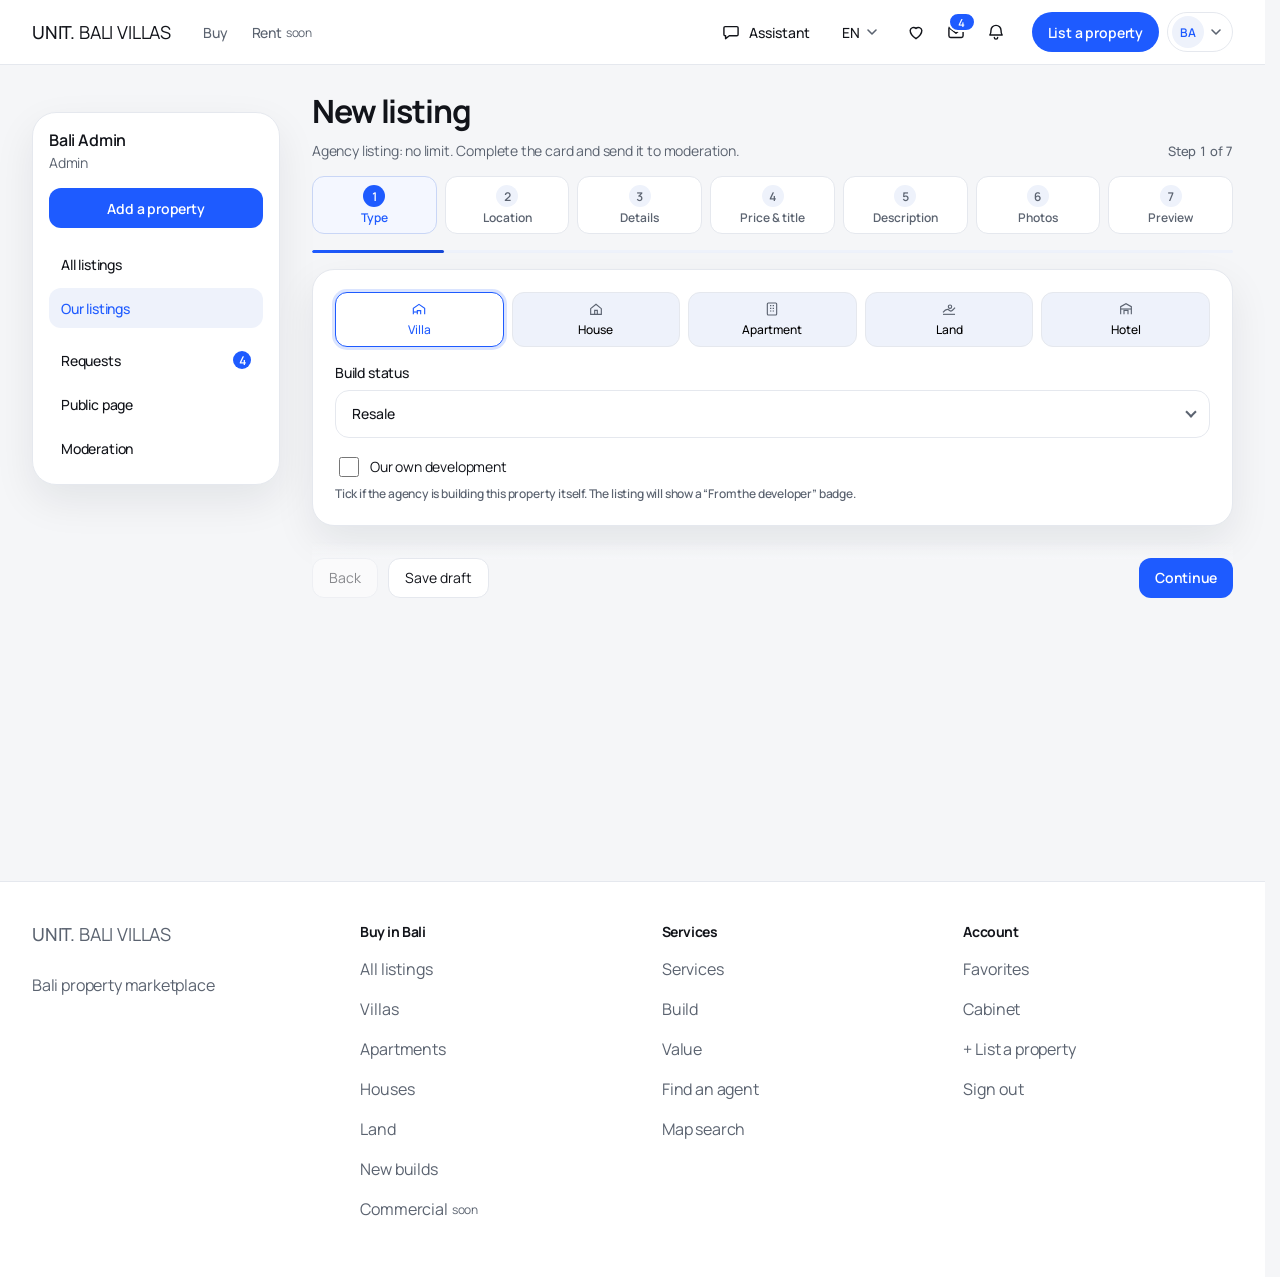
<file: cab-new.html>
<!DOCTYPE html><html lang="en"><head><meta name="robots" content="noindex, nofollow"><link rel="stylesheet" href="base.css"><link rel="stylesheet" href="header.css"><link rel="stylesheet" href="fixes.css"><meta charset="utf-8"><meta name="viewport" content="width=device-width, initial-scale=1, viewport-fit=cover"><meta name="next-size-adjust" content=""><title>New listing | UNIT. BALI VILLAS</title><meta name="description" content="Villas, houses, apartments and land for sale in Bali"></head><body class="__className_ebdcfe"><div hidden=""></div><header class="site-header">
  <div class="hdr-bar">
    <a class="hdr-logo" href="index.html" aria-label="UNIT. BALI VILLAS"><b>UNIT.</b>&nbsp;BALI VILLAS</a>

    <nav class="hdr-deal" aria-label="Deal type">
      <a class="hdr-deal-link" href="index.html">Buy</a>
      <span class="hdr-deal-link is-soon" aria-disabled="true">Rent <small>soon</small></span>
    </nav>

    <div class="hdr-actions">
      <button type="button" class="hdr-text-btn hdr-assistant">
        <svg viewBox="0 0 24 24" aria-hidden="true"><path d="M5 5.5h14a1.5 1.5 0 0 1 1.5 1.5v8a1.5 1.5 0 0 1-1.5 1.5H10l-4.5 3.5v-3.5H5A1.5 1.5 0 0 1 3.5 15V7A1.5 1.5 0 0 1 5 5.5Z"/></svg>
        Assistant
      </button>

      <div class="hdr-pop">
        <button type="button" class="hdr-text-btn hdr-lang" aria-haspopup="menu" aria-expanded="false" aria-label="Language">
          EN
          <svg class="hdr-chev" viewBox="0 0 16 16" aria-hidden="true"><path d="m4 6 4 4 4-4"/></svg>
        </button>
        <div class="hdr-menu hdr-menu-lang" role="menu" hidden>
          <button type="button" role="menuitemradio" aria-checked="true" data-lang="en">English</button>
          <button type="button" role="menuitemradio" aria-checked="false" data-lang="ru">Русский</button>
        </div>
      </div>

      <div class="hdr-icons">
        <a class="hdr-icon" href="/favorites" aria-label="Favorites">
          <svg viewBox="0 0 24 24" aria-hidden="true"><path d="M12 20s-7-4.35-7-10a4.1 4.1 0 0 1 7-2.15A4.1 4.1 0 0 1 19 10c0 5.65-7 10-7 10Z"/></svg>
        </a>
        <a class="hdr-icon" href="leads.html" aria-label="Requests, 4 new">
          <svg viewBox="0 0 24 24" aria-hidden="true"><rect x="3.5" y="5.5" width="17" height="13" rx="2"/><path d="m4.5 7.5 7.5 6 7.5-6"/></svg>
          <span class="hdr-badge" aria-hidden="true">4</span>
        </a>
        <button type="button" class="hdr-icon" aria-label="Notifications">
          <svg viewBox="0 0 24 24" aria-hidden="true"><path d="M6 10a6 6 0 1 1 12 0c0 4 1.4 5.5 1.4 5.5H4.6S6 14 6 10Z"/><path d="M10 18.5a2 2 0 0 0 4 0"/></svg>
        </button>
      </div>

      <a class="hdr-cta" href="cab-new.html">List a&nbsp;property</a>

      <div class="hdr-pop">
        <button type="button" class="hdr-account" aria-haspopup="menu" aria-expanded="false" aria-label="Account: Bali Admin">
          <span class="hdr-avatar">BA</span>
          <svg class="hdr-chev" viewBox="0 0 16 16" aria-hidden="true"><path d="m4 6 4 4 4-4"/></svg>
        </button>
        <div class="hdr-menu" role="menu" hidden>
          <div class="hdr-menu-who"><strong>Bali Admin</strong><span>Admin</span></div>
          <a role="menuitem" href="cabinet.html">Cabinet</a>
          <a role="menuitem" href="leads.html">Requests <span class="hdr-menu-count">4</span></a>
          <a role="menuitem" href="cab-listings.html">My listings</a>
          <a role="menuitem" href="/favorites">Favorites</a>
          <button type="button" role="menuitem" class="hdr-menu-out">Sign out</button>
        </div>
      </div>

      <button type="button" class="hdr-burger" aria-expanded="false" aria-controls="hdr-sheet" aria-label="Menu">
        <svg viewBox="0 0 24 24" aria-hidden="true"><path d="M4 7h16M4 12h16M4 17h16"/></svg>
      </button>
    </div>
  </div>
  
</header><div class="shell"><div class="cabinet-shell"><aside class="cabinet-side"><div class="cabinet-side-head"><p class="cabinet-side-name">Bali Admin</p><p class="meta">Admin</p></div><a class="cabinet-add" href="cab-new.html">Add a property</a><nav class="cabinet-nav" aria-label="Cabinet sections"><a class="" href="cab-listings.html">All listings</a><a class="on nav-split" href="cabinet.html">Our listings</a><a class="" href="leads.html">Requests<span class="cabinet-nav-count">4</span></a><a class="" href="/cabinet/public">Public page</a><a class="" href="cab-moderation.html">Moderation</a></nav></aside><div class="cabinet-content"><form class="wizard"><header class="wizard-head"><div><h1>New listing</h1><p class="wizard-lead">Agency listing: no limit. Complete the card and send it to moderation.</p></div><p class="wizard-step-count">Step 1 of 7</p></header><ol class="wizard-steps"><li class="on"><button type="button"><span class="wizard-step-num">1</span><span class="wizard-step-label">Type</span></button></li><li class=""><button type="button"><span class="wizard-step-num">2</span><span class="wizard-step-label">Location</span></button></li><li class=""><button type="button"><span class="wizard-step-num">3</span><span class="wizard-step-label">Details</span></button></li><li class=""><button type="button"><span class="wizard-step-num">4</span><span class="wizard-step-label">Price &amp; title</span></button></li><li class=""><button type="button"><span class="wizard-step-num">5</span><span class="wizard-step-label">Description</span></button></li><li class=""><button type="button"><span class="wizard-step-num">6</span><span class="wizard-step-label">Photos</span></button></li><li class=""><button type="button"><span class="wizard-step-num">7</span><span class="wizard-step-label">Preview</span></button></li></ol><div class="wizard-progress" aria-hidden="true"><span style="width: 14.2857%;"></span></div><section class="wizard-panel"><div class="type-grid"><button type="button" class="on"><svg viewBox="0 0 24 24" fill="none" stroke="currentColor" stroke-width="1.7" aria-hidden="true"><path d="M3.5 20V11L12 5l8.5 6v9"></path><path d="M9.5 20v-5.5h5V20"></path><path d="M4 16.5h5.2"></path></svg>Villa</button><button type="button" class=""><svg viewBox="0 0 24 24" fill="none" stroke="currentColor" stroke-width="1.7" aria-hidden="true"><path d="M4 11.5 12 5l8 6.5V20H4z"></path><path d="M10 20v-6h4v6"></path></svg>House</button><button type="button" class=""><svg viewBox="0 0 24 24" fill="none" stroke="currentColor" stroke-width="1.7" aria-hidden="true"><rect x="5" y="3" width="14" height="18" rx="1.5"></rect><path d="M9 7h2M13 7h2M9 11h2M13 11h2M9 15h2M13 15h2"></path></svg>Apartment</button><button type="button" class=""><svg viewBox="0 0 24 24" fill="none" stroke="currentColor" stroke-width="1.7" aria-hidden="true"><path d="M3 17c2.4-3 4.4-4.5 6.6-4.5 2.4 0 3.2 2.6 5.4 2.6 2.1 0 3.6-2.4 6-5.1"></path><path d="M3 20h18"></path><path d="M16 8.5c0 1.4-1.1 2.5-2.5 2.5S11 9.9 11 8.5 12.1 6 13.5 6 16 7.1 16 8.5Z"></path></svg>Land</button><button type="button" class=""><svg viewBox="0 0 24 24" fill="none" stroke="currentColor" stroke-width="1.7" aria-hidden="true"><path d="M4 20V8.5L12 4l8 4.5V20"></path><path d="M9 20v-6h6v6"></path><path d="M4 12h16"></path></svg>Hotel</button></div><div class="field">Build status<div class="ui-select"><button type="button" class="ui-select-trigger" aria-expanded="false" aria-controls="_r_0_"><span class="ui-select-value">Resale</span><span class="ui-select-caret" aria-hidden="true"></span></button></div></div><label class="check check-note"><span><input type="checkbox">Our own development</span><small>Tick if the agency is building this property itself. The listing will show a “From the developer” badge.</small></label></section><div class="wizard-actions"><button type="button" class="btn-line" disabled="">Back</button><button type="button" class="btn-line">Save draft</button><button type="submit" class="btn">Continue</button></div></form></div></div></div><footer class="site-footer"><div class="footer-inner"><div class="footer-brand"><a class="hdr-logo" href="index.html"><b>UNIT.</b>&nbsp;BALI VILLAS</a><p>Bali property marketplace</p></div><nav aria-label="Buy in Bali"><h2>Buy in Bali</h2><a href="catalog.html">All listings</a><a href="catalog.html">Villas</a><a href="catalog.html">Apartments</a><a href="catalog.html">Houses</a><a href="catalog.html">Land</a><a href="catalog.html">New builds</a><a href="commercial.html">Commercial <small class="nav-soon">soon</small></a></nav><nav aria-label="Services"><h2>Services</h2><a href="services.html">Services</a><a href="services.html#build">Build</a><a href="services.html#estimate">Value</a><a href="services.html#realtor">Find an agent</a><a href="map.html">Map search</a></nav><nav aria-label="Account"><h2>Account</h2><a href="/favorites">Favorites</a><a href="cabinet.html">Cabinet</a><a href="cab-new.html">+ List a property</a><button type="button">Sign out</button></nav></div></footer><next-route-announcer style="position: absolute;"></next-route-announcer><div class="hdr-sheet" id="hdr-sheet" role="dialog" aria-modal="true" aria-label="Menu" hidden>
  <div class="hdr-sheet-top">
    <a class="hdr-logo" href="index.html"><b>UNIT.</b>&nbsp;BALI VILLAS</a>
    <button type="button" class="hdr-icon hdr-sheet-close" aria-label="Close menu">
      <svg viewBox="0 0 24 24" aria-hidden="true"><path d="M6 6l12 12M18 6 6 18"/></svg>
    </button>
  </div>
  <div class="hdr-sheet-body">
    <div class="hdr-sheet-deal">
      <a class="hdr-deal-link is-on" href="index.html">Buy</a>
      <span class="hdr-deal-link is-soon" aria-disabled="true">Rent <small>soon</small></span>
    </div>
    <nav class="hdr-sheet-nav" aria-label="Catalog sections">
      <a href="catalog.html">New builds</a>
      <a href="catalog.html">Villas</a>
      <a href="catalog.html">Apartments</a>
      <a href="catalog.html">Houses</a>
      <a href="catalog.html">Land</a>
      <a href="commercial.html">Commercial <small class="nav-soon">soon</small></a>
      <a href="services.html">Services</a>
    </nav>
    <div class="hdr-sheet-tools">
      <a href="/favorites">Favorites</a>
      <a href="leads.html">Requests</a>
      <button type="button">Assistant</button>
      <div class="hdr-sheet-lang" role="group" aria-label="Language">
        <button type="button" aria-pressed="true" data-lang="en">EN</button>
        <button type="button" aria-pressed="false" data-lang="ru">RU</button>
      </div>
    </div>
  </div>
  <a class="hdr-cta hdr-sheet-cta" href="cab-new.html">List a&nbsp;property</a>
</div>
<script src="header.js"></script><script src="fixes.js"></script></body></html>
</file>
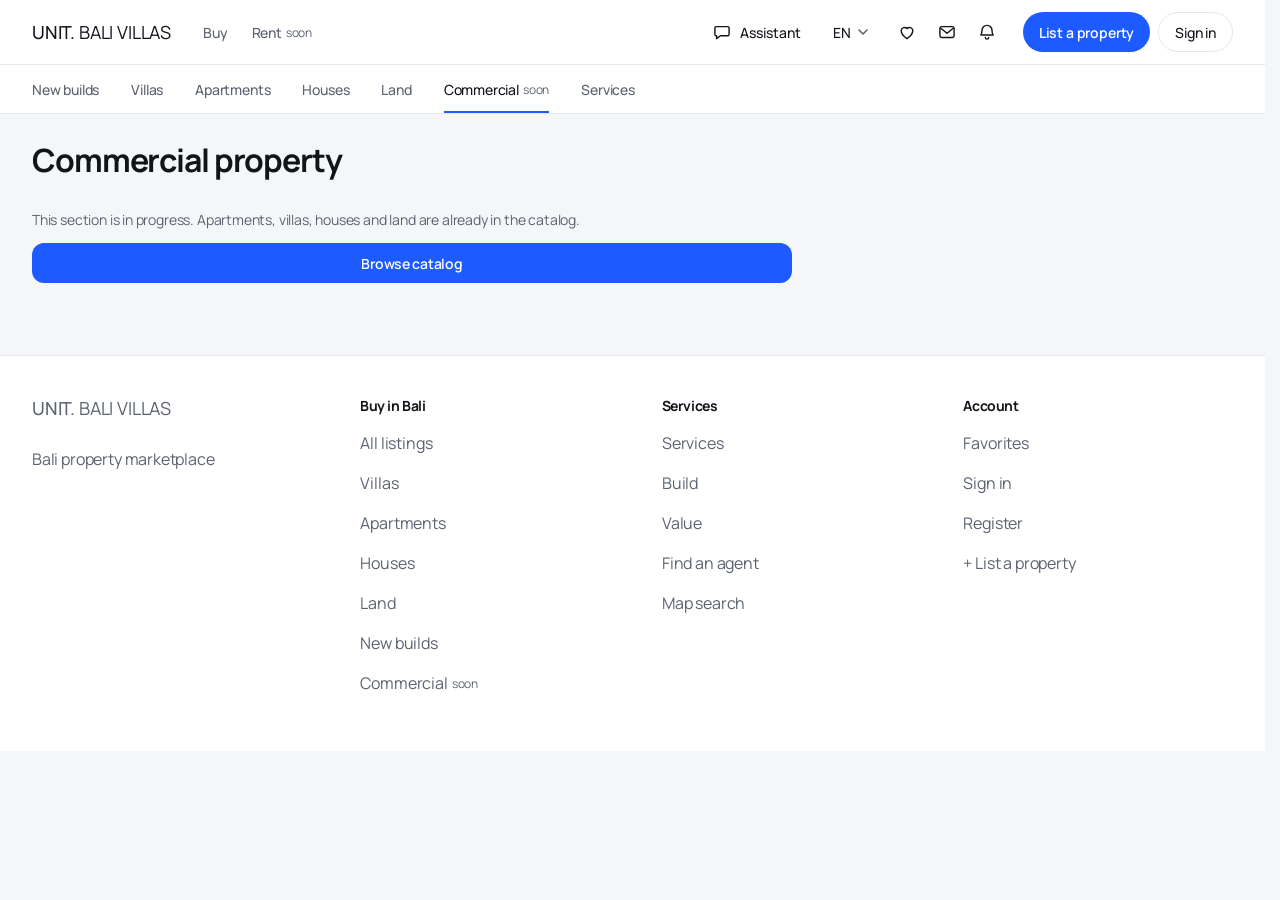
<file: commercial.html>
<!DOCTYPE html><!--9595gvrpJpIPgt_3MQ7Sm--><html lang="en"><head><meta name="robots" content="noindex, nofollow"><meta charset="utf-8"><meta name="viewport" content="width=device-width, initial-scale=1, viewport-fit=cover"><link rel="stylesheet" href="base.css"><link rel="stylesheet" href="header.css"><link rel="stylesheet" href="fixes.css"><meta name="next-size-adjust" content=""><title>Commercial | UNIT. BALI VILLAS</title><meta name="description" content="Villas, houses, apartments and land for sale in Bali"></head><body class="__className_ebdcfe"><div hidden=""><!--$--><!--/$--></div><header class="site-header">
  <div class="hdr-bar">
    <a class="hdr-logo" href="index.html" aria-label="UNIT. BALI VILLAS"><b>UNIT.</b>&nbsp;BALI VILLAS</a>

    <nav class="hdr-deal" aria-label="Deal type">
      <a class="hdr-deal-link" href="index.html">Buy</a>
      <span class="hdr-deal-link is-soon" aria-disabled="true">Rent <small>soon</small></span>
    </nav>

    <div class="hdr-actions">
      <button type="button" class="hdr-text-btn hdr-assistant">
        <svg viewBox="0 0 24 24" aria-hidden="true"><path d="M5 5.5h14a1.5 1.5 0 0 1 1.5 1.5v8a1.5 1.5 0 0 1-1.5 1.5H10l-4.5 3.5v-3.5H5A1.5 1.5 0 0 1 3.5 15V7A1.5 1.5 0 0 1 5 5.5Z"/></svg>
        Assistant
      </button>

      <div class="hdr-pop">
        <button type="button" class="hdr-text-btn hdr-lang" aria-haspopup="menu" aria-expanded="false" aria-label="Language">
          EN
          <svg class="hdr-chev" viewBox="0 0 16 16" aria-hidden="true"><path d="m4 6 4 4 4-4"/></svg>
        </button>
        <div class="hdr-menu hdr-menu-lang" role="menu" hidden>
          <button type="button" role="menuitemradio" aria-checked="true" data-lang="en">English</button>
          <button type="button" role="menuitemradio" aria-checked="false" data-lang="ru">Русский</button>
        </div>
      </div>

      <div class="hdr-icons">
        <a class="hdr-icon" href="/favorites" aria-label="Favorites">
          <svg viewBox="0 0 24 24" aria-hidden="true"><path d="M12 20s-7-4.35-7-10a4.1 4.1 0 0 1 7-2.15A4.1 4.1 0 0 1 19 10c0 5.65-7 10-7 10Z"/></svg>
        </a>
        <a class="hdr-icon" href="leads.html" aria-label="Requests">
          <svg viewBox="0 0 24 24" aria-hidden="true"><rect x="3.5" y="5.5" width="17" height="13" rx="2"/><path d="m4.5 7.5 7.5 6 7.5-6"/></svg>
          
        </a>
        <button type="button" class="hdr-icon" aria-label="Notifications">
          <svg viewBox="0 0 24 24" aria-hidden="true"><path d="M6 10a6 6 0 1 1 12 0c0 4 1.4 5.5 1.4 5.5H4.6S6 14 6 10Z"/><path d="M10 18.5a2 2 0 0 0 4 0"/></svg>
        </button>
      </div>

      <a class="hdr-cta" href="login.html">List a&nbsp;property</a>

      <a class="hdr-signin" href="login.html">Sign in</a>

      <button type="button" class="hdr-burger" aria-expanded="false" aria-controls="hdr-sheet" aria-label="Menu">
        <svg viewBox="0 0 24 24" aria-hidden="true"><path d="M4 7h16M4 12h16M4 17h16"/></svg>
      </button>
    </div>
  </div>
  <div class="hdr-sub"><div class="hdr-sub-inner"><nav class="hdr-sub-nav" aria-label="Catalog sections">
  <a href="catalog.html">New builds</a>
  <a href="catalog.html">Villas</a>
  <a href="catalog.html">Apartments</a>
  <a href="catalog.html">Houses</a>
  <a href="catalog.html">Land</a>
  <a href="commercial.html" class="is-on" aria-current="page">Commercial <small class="nav-soon">soon</small></a>
  <a href="services.html">Services</a>
</nav></div></div>
</header><div class="shell"><main class="plain"><h1>Commercial property</h1><p class="meta">This section is in progress. Apartments, villas, houses and land are already in the catalog.</p><a class="btn" href="catalog.html">Browse catalog</a></main><!--$--><!--/$--></div><footer class="site-footer"><div class="footer-inner"><div class="footer-brand"><a class="hdr-logo" href="index.html"><b>UNIT.</b>&nbsp;BALI VILLAS</a><p>Bali property marketplace</p></div><nav aria-label="Buy in Bali"><h2>Buy in Bali</h2><a href="catalog.html">All listings</a><a href="catalog.html">Villas</a><a href="catalog.html">Apartments</a><a href="catalog.html">Houses</a><a href="catalog.html">Land</a><a href="catalog.html">New builds</a><a href="commercial.html">Commercial <small class="nav-soon">soon</small></a></nav><nav aria-label="Services"><h2>Services</h2><a href="services.html">Services</a><a href="services.html#build">Build</a><a href="services.html#estimate">Value</a><a href="services.html#realtor">Find an agent</a><a href="map.html">Map search</a></nav><nav aria-label="Account"><h2>Account</h2><a href="/favorites">Favorites</a><a href="login.html">Sign in</a><a href="login.html">Register</a><a href="login.html">+ List a property</a></nav></div></footer><next-route-announcer style="position: absolute;"></next-route-announcer><div class="hdr-sheet" id="hdr-sheet" role="dialog" aria-modal="true" aria-label="Menu" hidden>
  <div class="hdr-sheet-top">
    <a class="hdr-logo" href="index.html"><b>UNIT.</b>&nbsp;BALI VILLAS</a>
    <button type="button" class="hdr-icon hdr-sheet-close" aria-label="Close menu">
      <svg viewBox="0 0 24 24" aria-hidden="true"><path d="M6 6l12 12M18 6 6 18"/></svg>
    </button>
  </div>
  <div class="hdr-sheet-body">
    <div class="hdr-sheet-deal">
      <a class="hdr-deal-link is-on" href="index.html">Buy</a>
      <span class="hdr-deal-link is-soon" aria-disabled="true">Rent <small>soon</small></span>
    </div>
    <nav class="hdr-sheet-nav" aria-label="Catalog sections">
      <a href="catalog.html">New builds</a>
      <a href="catalog.html">Villas</a>
      <a href="catalog.html">Apartments</a>
      <a href="catalog.html">Houses</a>
      <a href="catalog.html">Land</a>
      <a href="commercial.html">Commercial <small class="nav-soon">soon</small></a>
      <a href="services.html">Services</a>
    </nav>
    <div class="hdr-sheet-tools">
      <a href="/favorites">Favorites</a>
      <a href="leads.html">Requests</a>
      <button type="button">Assistant</button>
      <div class="hdr-sheet-lang" role="group" aria-label="Language">
        <button type="button" aria-pressed="true" data-lang="en">EN</button>
        <button type="button" aria-pressed="false" data-lang="ru">RU</button>
      </div>
    </div>
  </div>
  <a class="hdr-cta hdr-sheet-cta" href="login.html">List a&nbsp;property</a>
</div>
<script src="header.js"></script><script src="fixes.js"></script></body></html>
</file>
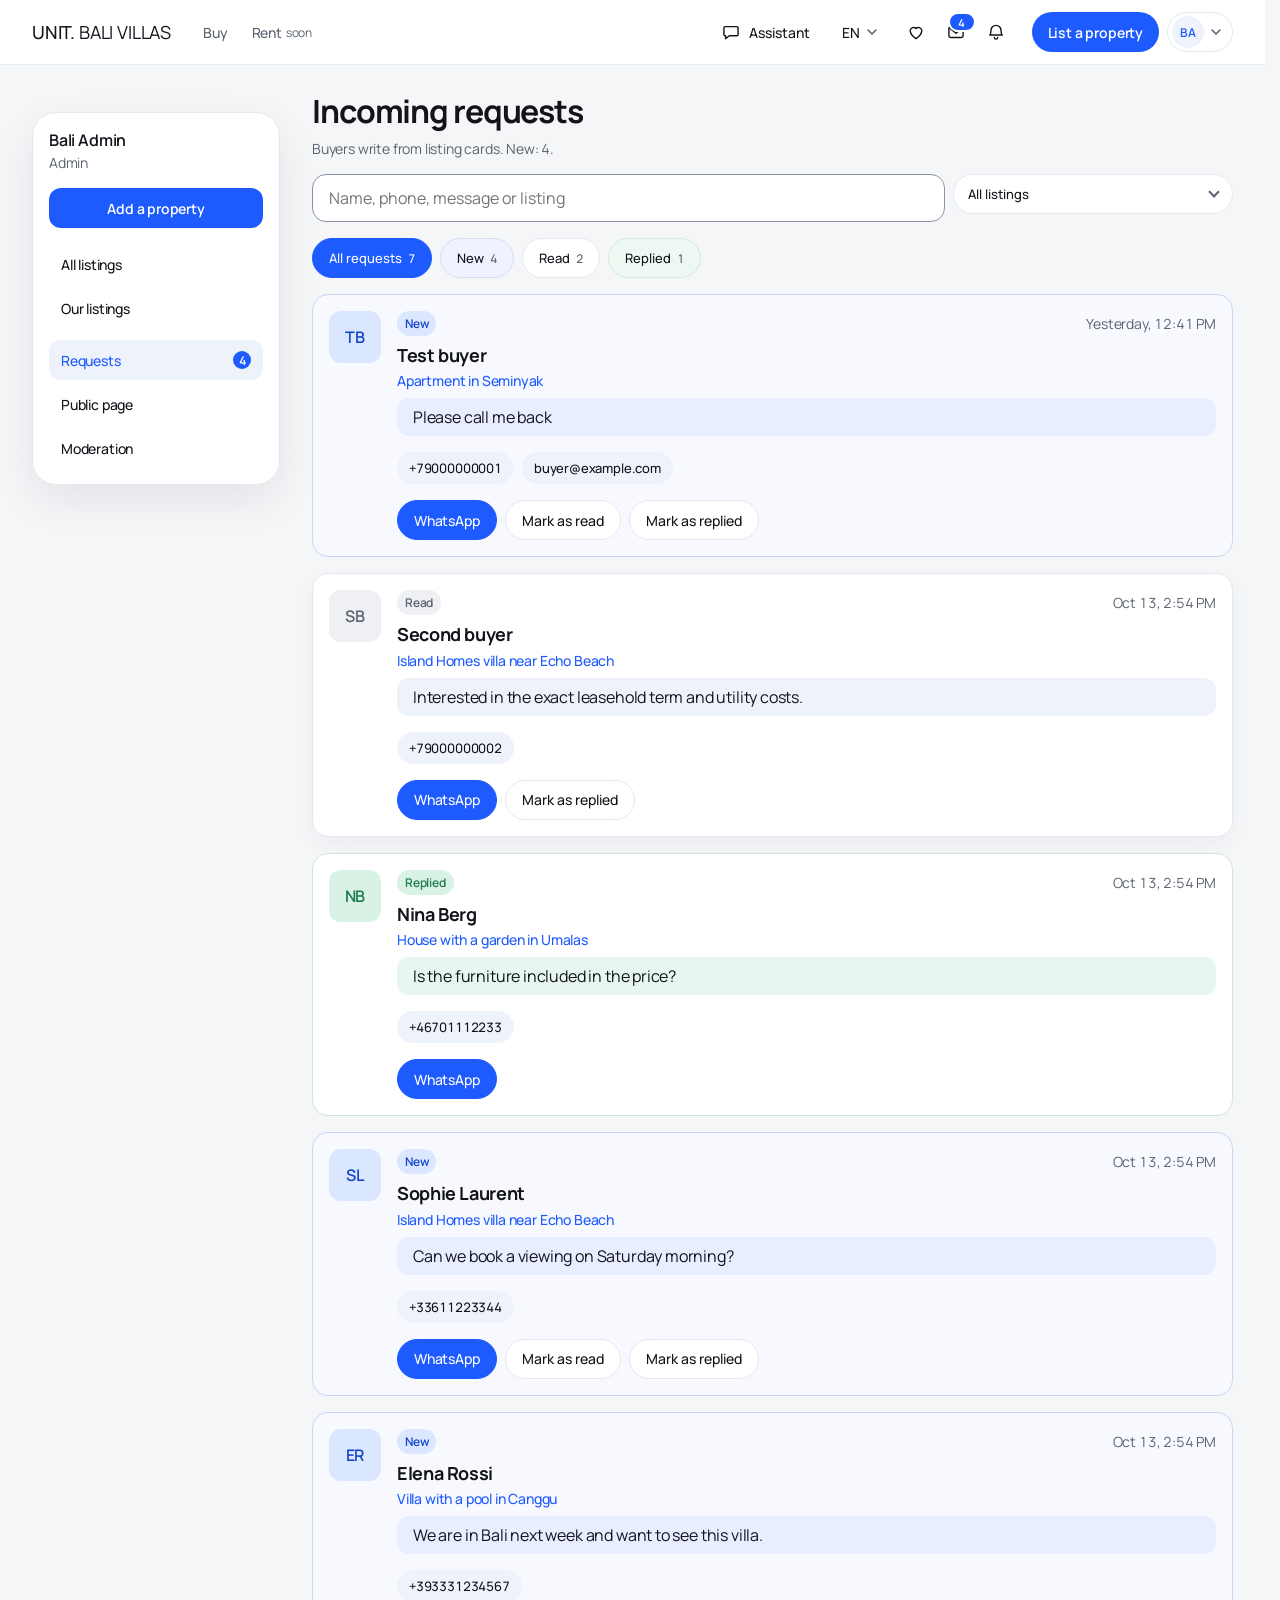
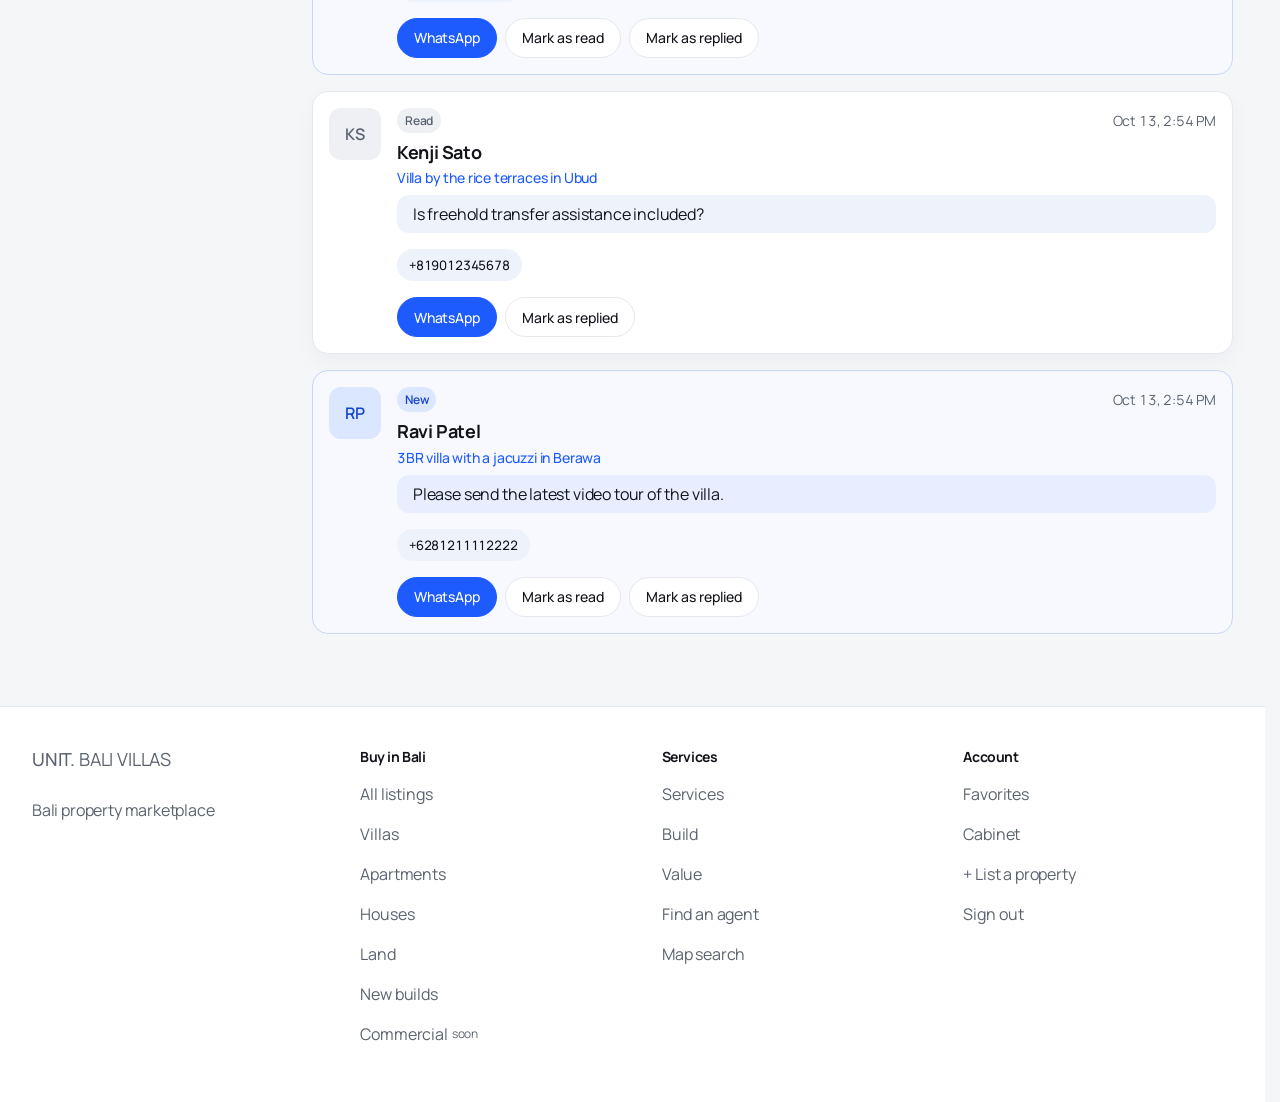
<file: leads.html>
<!DOCTYPE html><html lang="en"><head><meta name="robots" content="noindex, nofollow"><link rel="stylesheet" href="base.css"><link rel="stylesheet" href="header.css"><link rel="stylesheet" href="fixes.css"><meta charset="utf-8"><meta name="viewport" content="width=device-width, initial-scale=1, viewport-fit=cover"><meta name="next-size-adjust" content=""><title>Requests | UNIT. BALI VILLAS</title><meta name="description" content="Villas, houses, apartments and land for sale in Bali"></head><body class="__className_ebdcfe"><div hidden=""></div><header class="site-header">
  <div class="hdr-bar">
    <a class="hdr-logo" href="index.html" aria-label="UNIT. BALI VILLAS"><b>UNIT.</b>&nbsp;BALI VILLAS</a>

    <nav class="hdr-deal" aria-label="Deal type">
      <a class="hdr-deal-link" href="index.html">Buy</a>
      <span class="hdr-deal-link is-soon" aria-disabled="true">Rent <small>soon</small></span>
    </nav>

    <div class="hdr-actions">
      <button type="button" class="hdr-text-btn hdr-assistant">
        <svg viewBox="0 0 24 24" aria-hidden="true"><path d="M5 5.5h14a1.5 1.5 0 0 1 1.5 1.5v8a1.5 1.5 0 0 1-1.5 1.5H10l-4.5 3.5v-3.5H5A1.5 1.5 0 0 1 3.5 15V7A1.5 1.5 0 0 1 5 5.5Z"/></svg>
        Assistant
      </button>

      <div class="hdr-pop">
        <button type="button" class="hdr-text-btn hdr-lang" aria-haspopup="menu" aria-expanded="false" aria-label="Language">
          EN
          <svg class="hdr-chev" viewBox="0 0 16 16" aria-hidden="true"><path d="m4 6 4 4 4-4"/></svg>
        </button>
        <div class="hdr-menu hdr-menu-lang" role="menu" hidden>
          <button type="button" role="menuitemradio" aria-checked="true" data-lang="en">English</button>
          <button type="button" role="menuitemradio" aria-checked="false" data-lang="ru">Русский</button>
        </div>
      </div>

      <div class="hdr-icons">
        <a class="hdr-icon" href="/favorites" aria-label="Favorites">
          <svg viewBox="0 0 24 24" aria-hidden="true"><path d="M12 20s-7-4.35-7-10a4.1 4.1 0 0 1 7-2.15A4.1 4.1 0 0 1 19 10c0 5.65-7 10-7 10Z"/></svg>
        </a>
        <a class="hdr-icon" href="leads.html" aria-label="Requests, 4 new">
          <svg viewBox="0 0 24 24" aria-hidden="true"><rect x="3.5" y="5.5" width="17" height="13" rx="2"/><path d="m4.5 7.5 7.5 6 7.5-6"/></svg>
          <span class="hdr-badge" aria-hidden="true">4</span>
        </a>
        <button type="button" class="hdr-icon" aria-label="Notifications">
          <svg viewBox="0 0 24 24" aria-hidden="true"><path d="M6 10a6 6 0 1 1 12 0c0 4 1.4 5.5 1.4 5.5H4.6S6 14 6 10Z"/><path d="M10 18.5a2 2 0 0 0 4 0"/></svg>
        </button>
      </div>

      <a class="hdr-cta" href="cab-new.html">List a&nbsp;property</a>

      <div class="hdr-pop">
        <button type="button" class="hdr-account" aria-haspopup="menu" aria-expanded="false" aria-label="Account: Bali Admin">
          <span class="hdr-avatar">BA</span>
          <svg class="hdr-chev" viewBox="0 0 16 16" aria-hidden="true"><path d="m4 6 4 4 4-4"/></svg>
        </button>
        <div class="hdr-menu" role="menu" hidden>
          <div class="hdr-menu-who"><strong>Bali Admin</strong><span>Admin</span></div>
          <a role="menuitem" href="cabinet.html">Cabinet</a>
          <a role="menuitem" href="leads.html">Requests <span class="hdr-menu-count">4</span></a>
          <a role="menuitem" href="cab-listings.html">My listings</a>
          <a role="menuitem" href="/favorites">Favorites</a>
          <button type="button" role="menuitem" class="hdr-menu-out">Sign out</button>
        </div>
      </div>

      <button type="button" class="hdr-burger" aria-expanded="false" aria-controls="hdr-sheet" aria-label="Menu">
        <svg viewBox="0 0 24 24" aria-hidden="true"><path d="M4 7h16M4 12h16M4 17h16"/></svg>
      </button>
    </div>
  </div>
  
</header><div class="shell"><div class="cabinet-shell"><aside class="cabinet-side"><div class="cabinet-side-head"><p class="cabinet-side-name">Bali Admin</p><p class="meta">Admin</p></div><a class="cabinet-add" href="cab-new.html">Add a property</a><nav class="cabinet-nav" aria-label="Cabinet sections"><a class="" href="cab-listings.html">All listings</a><a class="nav-split" href="cabinet.html">Our listings</a><a class="on" href="leads.html">Requests<span class="cabinet-nav-count">4</span></a><a class="" href="/cabinet/public">Public page</a><a class="" href="cab-moderation.html">Moderation</a></nav></aside><div class="cabinet-content"><div><header class="cabinet-head"><div><h1>Incoming requests</h1><p class="meta">Buyers write from listing cards. New: 4.</p></div></header><div class="leads-toolbar"><input class="leads-search" placeholder="Name, phone, message or listing" aria-label="Search requests" type="search" value=""><div class="ui-select compact"><button type="button" class="ui-select-trigger" aria-expanded="false" aria-controls="_r_0_" aria-label="Property"><span class="ui-select-value">All listings</span><span class="ui-select-caret" aria-hidden="true"></span></button></div></div><div class="cabinet-filters"><button type="button" class="on">All requests<span>7</span></button><button type="button" class=" lead-filter-new">New<span>4</span></button><button type="button" class=" lead-filter-read">Read<span>2</span></button><button type="button" class=" lead-filter-replied">Replied<span>1</span></button></div><div class="cabinet-list"><article class="cabinet-card lead-card lead-new"><div class="lead-avatar">TB</div><div><div class="cabinet-card-top"><p class="status-pill status-new">New</p><p class="meta">Yesterday, 12:41 PM</p></div><h2 class="card-title">Test buyer</h2><p class="lead-listing"><a href="listing.html">Apartment in Seminyak</a></p><p class="lead-message">Please call me back</p><div class="lead-contacts"><span>+79000000001</span><span>buyer@example.com</span></div><div class="cabinet-actions"><a class="action-main" href="https://wa.me/79000000001?text=Apartment%20in%20Seminyak" target="_blank" rel="noreferrer">WhatsApp</a><button type="button">Mark as read</button><button type="button">Mark as replied</button></div></div></article><article class="cabinet-card lead-card lead-read"><div class="lead-avatar">SB</div><div><div class="cabinet-card-top"><p class="status-pill status-read">Read</p><p class="meta">Oct 13, 2:54 PM</p></div><h2 class="card-title">Second buyer</h2><p class="lead-listing"><a href="listing.html">Island Homes villa near Echo Beach</a></p><p class="lead-message">Interested in the exact leasehold term and utility costs.</p><div class="lead-contacts"><span>+79000000002</span></div><div class="cabinet-actions"><a class="action-main" href="https://wa.me/79000000002?text=Island%20Homes%20villa%20near%20Echo%20Beach" target="_blank" rel="noreferrer">WhatsApp</a><button type="button">Mark as replied</button></div></div></article><article class="cabinet-card lead-card lead-replied"><div class="lead-avatar">NB</div><div><div class="cabinet-card-top"><p class="status-pill status-replied">Replied</p><p class="meta">Oct 13, 2:54 PM</p></div><h2 class="card-title">Nina Berg</h2><p class="lead-listing"><a href="listing.html">House with a garden in Umalas</a></p><p class="lead-message">Is the furniture included in the price?</p><div class="lead-contacts"><span>+46701112233</span></div><div class="cabinet-actions"><a class="action-main" href="https://wa.me/46701112233?text=House%20with%20a%20garden%20in%20Umalas" target="_blank" rel="noreferrer">WhatsApp</a></div></div></article><article class="cabinet-card lead-card lead-new"><div class="lead-avatar">SL</div><div><div class="cabinet-card-top"><p class="status-pill status-new">New</p><p class="meta">Oct 13, 2:54 PM</p></div><h2 class="card-title">Sophie Laurent</h2><p class="lead-listing"><a href="listing.html">Island Homes villa near Echo Beach</a></p><p class="lead-message">Can we book a viewing on Saturday morning?</p><div class="lead-contacts"><span>+33611223344</span></div><div class="cabinet-actions"><a class="action-main" href="https://wa.me/33611223344?text=Island%20Homes%20villa%20near%20Echo%20Beach" target="_blank" rel="noreferrer">WhatsApp</a><button type="button">Mark as read</button><button type="button">Mark as replied</button></div></div></article><article class="cabinet-card lead-card lead-new"><div class="lead-avatar">ER</div><div><div class="cabinet-card-top"><p class="status-pill status-new">New</p><p class="meta">Oct 13, 2:54 PM</p></div><h2 class="card-title">Elena Rossi</h2><p class="lead-listing"><a href="listing.html">Villa with a pool in Canggu</a></p><p class="lead-message">We are in Bali next week and want to see this villa.</p><div class="lead-contacts"><span>+393331234567</span></div><div class="cabinet-actions"><a class="action-main" href="https://wa.me/393331234567?text=Villa%20with%20a%20pool%20in%20Canggu" target="_blank" rel="noreferrer">WhatsApp</a><button type="button">Mark as read</button><button type="button">Mark as replied</button></div></div></article><article class="cabinet-card lead-card lead-read"><div class="lead-avatar">KS</div><div><div class="cabinet-card-top"><p class="status-pill status-read">Read</p><p class="meta">Oct 13, 2:54 PM</p></div><h2 class="card-title">Kenji Sato</h2><p class="lead-listing"><a href="listing.html">Villa by the rice terraces in Ubud</a></p><p class="lead-message">Is freehold transfer assistance included?</p><div class="lead-contacts"><span>+819012345678</span></div><div class="cabinet-actions"><a class="action-main" href="https://wa.me/819012345678?text=Villa%20by%20the%20rice%20terraces%20in%20Ubud" target="_blank" rel="noreferrer">WhatsApp</a><button type="button">Mark as replied</button></div></div></article><article class="cabinet-card lead-card lead-new"><div class="lead-avatar">RP</div><div><div class="cabinet-card-top"><p class="status-pill status-new">New</p><p class="meta">Oct 13, 2:54 PM</p></div><h2 class="card-title">Ravi Patel</h2><p class="lead-listing"><a href="listing.html">3BR villa with a jacuzzi in Berawa</a></p><p class="lead-message">Please send the latest video tour of the villa.</p><div class="lead-contacts"><span>+6281211112222</span></div><div class="cabinet-actions"><a class="action-main" href="https://wa.me/6281211112222?text=3BR%20villa%20with%20a%20jacuzzi%20in%20Berawa" target="_blank" rel="noreferrer">WhatsApp</a><button type="button">Mark as read</button><button type="button">Mark as replied</button></div></div></article></div></div></div></div></div><footer class="site-footer"><div class="footer-inner"><div class="footer-brand"><a class="hdr-logo" href="index.html"><b>UNIT.</b>&nbsp;BALI VILLAS</a><p>Bali property marketplace</p></div><nav aria-label="Buy in Bali"><h2>Buy in Bali</h2><a href="catalog.html">All listings</a><a href="catalog.html">Villas</a><a href="catalog.html">Apartments</a><a href="catalog.html">Houses</a><a href="catalog.html">Land</a><a href="catalog.html">New builds</a><a href="commercial.html">Commercial <small class="nav-soon">soon</small></a></nav><nav aria-label="Services"><h2>Services</h2><a href="services.html">Services</a><a href="services.html#build">Build</a><a href="services.html#estimate">Value</a><a href="services.html#realtor">Find an agent</a><a href="map.html">Map search</a></nav><nav aria-label="Account"><h2>Account</h2><a href="/favorites">Favorites</a><a href="cabinet.html">Cabinet</a><a href="cab-new.html">+ List a property</a><button type="button">Sign out</button></nav></div></footer><next-route-announcer style="position: absolute;"></next-route-announcer><div class="hdr-sheet" id="hdr-sheet" role="dialog" aria-modal="true" aria-label="Menu" hidden>
  <div class="hdr-sheet-top">
    <a class="hdr-logo" href="index.html"><b>UNIT.</b>&nbsp;BALI VILLAS</a>
    <button type="button" class="hdr-icon hdr-sheet-close" aria-label="Close menu">
      <svg viewBox="0 0 24 24" aria-hidden="true"><path d="M6 6l12 12M18 6 6 18"/></svg>
    </button>
  </div>
  <div class="hdr-sheet-body">
    <div class="hdr-sheet-deal">
      <a class="hdr-deal-link is-on" href="index.html">Buy</a>
      <span class="hdr-deal-link is-soon" aria-disabled="true">Rent <small>soon</small></span>
    </div>
    <nav class="hdr-sheet-nav" aria-label="Catalog sections">
      <a href="catalog.html">New builds</a>
      <a href="catalog.html">Villas</a>
      <a href="catalog.html">Apartments</a>
      <a href="catalog.html">Houses</a>
      <a href="catalog.html">Land</a>
      <a href="commercial.html">Commercial <small class="nav-soon">soon</small></a>
      <a href="services.html">Services</a>
    </nav>
    <div class="hdr-sheet-tools">
      <a href="/favorites">Favorites</a>
      <a href="leads.html">Requests</a>
      <button type="button">Assistant</button>
      <div class="hdr-sheet-lang" role="group" aria-label="Language">
        <button type="button" aria-pressed="true" data-lang="en">EN</button>
        <button type="button" aria-pressed="false" data-lang="ru">RU</button>
      </div>
    </div>
  </div>
  <a class="hdr-cta hdr-sheet-cta" href="cab-new.html">List a&nbsp;property</a>
</div>
<script src="header.js"></script><script src="fixes.js"></script></body></html>
</file>
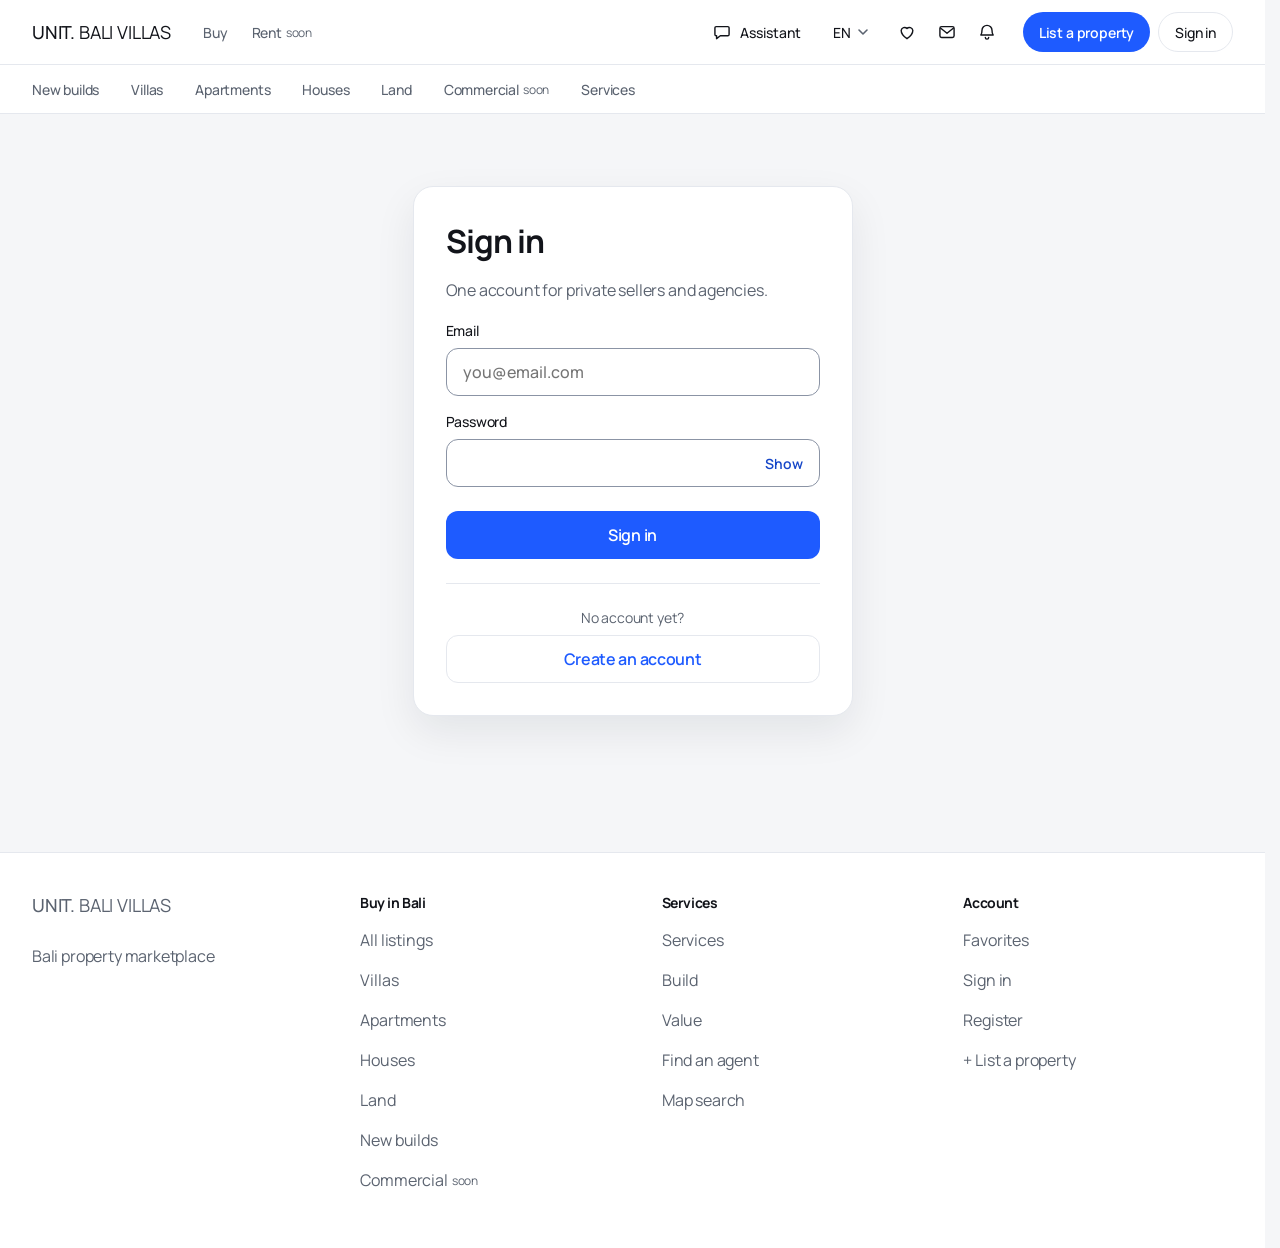
<file: login.html>
<!DOCTYPE html><!--9595gvrpJpIPgt_3MQ7Sm--><html lang="en"><head><meta name="robots" content="noindex, nofollow"><meta charset="utf-8"><meta name="viewport" content="width=device-width, initial-scale=1, viewport-fit=cover"><link rel="stylesheet" href="base.css"><link rel="stylesheet" href="header.css"><link rel="stylesheet" href="fixes.css"><meta name="next-size-adjust" content=""><title>Sign in | UNIT. BALI VILLAS</title><meta name="description" content="Villas, houses, apartments and land for sale in Bali"></head><body class="__className_ebdcfe"><div hidden=""><!--$--><!--/$--></div><header class="site-header">
  <div class="hdr-bar">
    <a class="hdr-logo" href="index.html" aria-label="UNIT. BALI VILLAS"><b>UNIT.</b>&nbsp;BALI VILLAS</a>

    <nav class="hdr-deal" aria-label="Deal type">
      <a class="hdr-deal-link" href="index.html">Buy</a>
      <span class="hdr-deal-link is-soon" aria-disabled="true">Rent <small>soon</small></span>
    </nav>

    <div class="hdr-actions">
      <button type="button" class="hdr-text-btn hdr-assistant">
        <svg viewBox="0 0 24 24" aria-hidden="true"><path d="M5 5.5h14a1.5 1.5 0 0 1 1.5 1.5v8a1.5 1.5 0 0 1-1.5 1.5H10l-4.5 3.5v-3.5H5A1.5 1.5 0 0 1 3.5 15V7A1.5 1.5 0 0 1 5 5.5Z"/></svg>
        Assistant
      </button>

      <div class="hdr-pop">
        <button type="button" class="hdr-text-btn hdr-lang" aria-haspopup="menu" aria-expanded="false" aria-label="Language">
          EN
          <svg class="hdr-chev" viewBox="0 0 16 16" aria-hidden="true"><path d="m4 6 4 4 4-4"/></svg>
        </button>
        <div class="hdr-menu hdr-menu-lang" role="menu" hidden>
          <button type="button" role="menuitemradio" aria-checked="true" data-lang="en">English</button>
          <button type="button" role="menuitemradio" aria-checked="false" data-lang="ru">Русский</button>
        </div>
      </div>

      <div class="hdr-icons">
        <a class="hdr-icon" href="/favorites" aria-label="Favorites">
          <svg viewBox="0 0 24 24" aria-hidden="true"><path d="M12 20s-7-4.35-7-10a4.1 4.1 0 0 1 7-2.15A4.1 4.1 0 0 1 19 10c0 5.65-7 10-7 10Z"/></svg>
        </a>
        <a class="hdr-icon" href="leads.html" aria-label="Requests">
          <svg viewBox="0 0 24 24" aria-hidden="true"><rect x="3.5" y="5.5" width="17" height="13" rx="2"/><path d="m4.5 7.5 7.5 6 7.5-6"/></svg>
          
        </a>
        <button type="button" class="hdr-icon" aria-label="Notifications">
          <svg viewBox="0 0 24 24" aria-hidden="true"><path d="M6 10a6 6 0 1 1 12 0c0 4 1.4 5.5 1.4 5.5H4.6S6 14 6 10Z"/><path d="M10 18.5a2 2 0 0 0 4 0"/></svg>
        </button>
      </div>

      <a class="hdr-cta" href="login.html">List a&nbsp;property</a>

      <a class="hdr-signin" href="login.html">Sign in</a>

      <button type="button" class="hdr-burger" aria-expanded="false" aria-controls="hdr-sheet" aria-label="Menu">
        <svg viewBox="0 0 24 24" aria-hidden="true"><path d="M4 7h16M4 12h16M4 17h16"/></svg>
      </button>
    </div>
  </div>
  <div class="hdr-sub"><div class="hdr-sub-inner"><nav class="hdr-sub-nav" aria-label="Catalog sections">
  <a href="catalog.html">New builds</a>
  <a href="catalog.html">Villas</a>
  <a href="catalog.html">Apartments</a>
  <a href="catalog.html">Houses</a>
  <a href="catalog.html">Land</a>
  <a href="commercial.html">Commercial <small class="nav-soon">soon</small></a>
  <a href="services.html">Services</a>
</nav></div></div>
</header><div class="shell"><main class="auth-page"><form class="auth-card"><h1>Sign in</h1><p class="auth-lead">One account for private sellers and agencies.</p><label class="field">Email<input type="email" autocomplete="email" placeholder="you@email.com" required="" name="email"></label><label class="field">Password<span class="pass-wrap"><input type="password" autocomplete="current-password" required="" minlength="6" name="password" id="password"><button type="button" class="pass-toggle" aria-controls="password" aria-pressed="false">Show</button></span></label><button class="btn auth-submit" type="submit">Sign in</button><div class="auth-alt"><p>No account yet?</p><a class="btn btn-line auth-create" href="login.html">Create an account</a></div></form></main><!--$--><!--/$--></div><footer class="site-footer"><div class="footer-inner"><div class="footer-brand"><a class="hdr-logo" href="index.html"><b>UNIT.</b>&nbsp;BALI VILLAS</a><p>Bali property marketplace</p></div><nav aria-label="Buy in Bali"><h2>Buy in Bali</h2><a href="catalog.html">All listings</a><a href="catalog.html">Villas</a><a href="catalog.html">Apartments</a><a href="catalog.html">Houses</a><a href="catalog.html">Land</a><a href="catalog.html">New builds</a><a href="commercial.html">Commercial <small class="nav-soon">soon</small></a></nav><nav aria-label="Services"><h2>Services</h2><a href="services.html">Services</a><a href="services.html#build">Build</a><a href="services.html#estimate">Value</a><a href="services.html#realtor">Find an agent</a><a href="map.html">Map search</a></nav><nav aria-label="Account"><h2>Account</h2><a href="/favorites">Favorites</a><a href="login.html">Sign in</a><a href="login.html">Register</a><a href="login.html">+ List a property</a></nav></div></footer><next-route-announcer style="position: absolute;"></next-route-announcer><div class="hdr-sheet" id="hdr-sheet" role="dialog" aria-modal="true" aria-label="Menu" hidden>
  <div class="hdr-sheet-top">
    <a class="hdr-logo" href="index.html"><b>UNIT.</b>&nbsp;BALI VILLAS</a>
    <button type="button" class="hdr-icon hdr-sheet-close" aria-label="Close menu">
      <svg viewBox="0 0 24 24" aria-hidden="true"><path d="M6 6l12 12M18 6 6 18"/></svg>
    </button>
  </div>
  <div class="hdr-sheet-body">
    <div class="hdr-sheet-deal">
      <a class="hdr-deal-link is-on" href="index.html">Buy</a>
      <span class="hdr-deal-link is-soon" aria-disabled="true">Rent <small>soon</small></span>
    </div>
    <nav class="hdr-sheet-nav" aria-label="Catalog sections">
      <a href="catalog.html">New builds</a>
      <a href="catalog.html">Villas</a>
      <a href="catalog.html">Apartments</a>
      <a href="catalog.html">Houses</a>
      <a href="catalog.html">Land</a>
      <a href="commercial.html">Commercial <small class="nav-soon">soon</small></a>
      <a href="services.html">Services</a>
    </nav>
    <div class="hdr-sheet-tools">
      <a href="/favorites">Favorites</a>
      <a href="leads.html">Requests</a>
      <button type="button">Assistant</button>
      <div class="hdr-sheet-lang" role="group" aria-label="Language">
        <button type="button" aria-pressed="true" data-lang="en">EN</button>
        <button type="button" aria-pressed="false" data-lang="ru">RU</button>
      </div>
    </div>
  </div>
  <a class="hdr-cta hdr-sheet-cta" href="login.html">List a&nbsp;property</a>
</div>
<script src="header.js"></script><script src="fixes.js"></script></body></html>
</file>
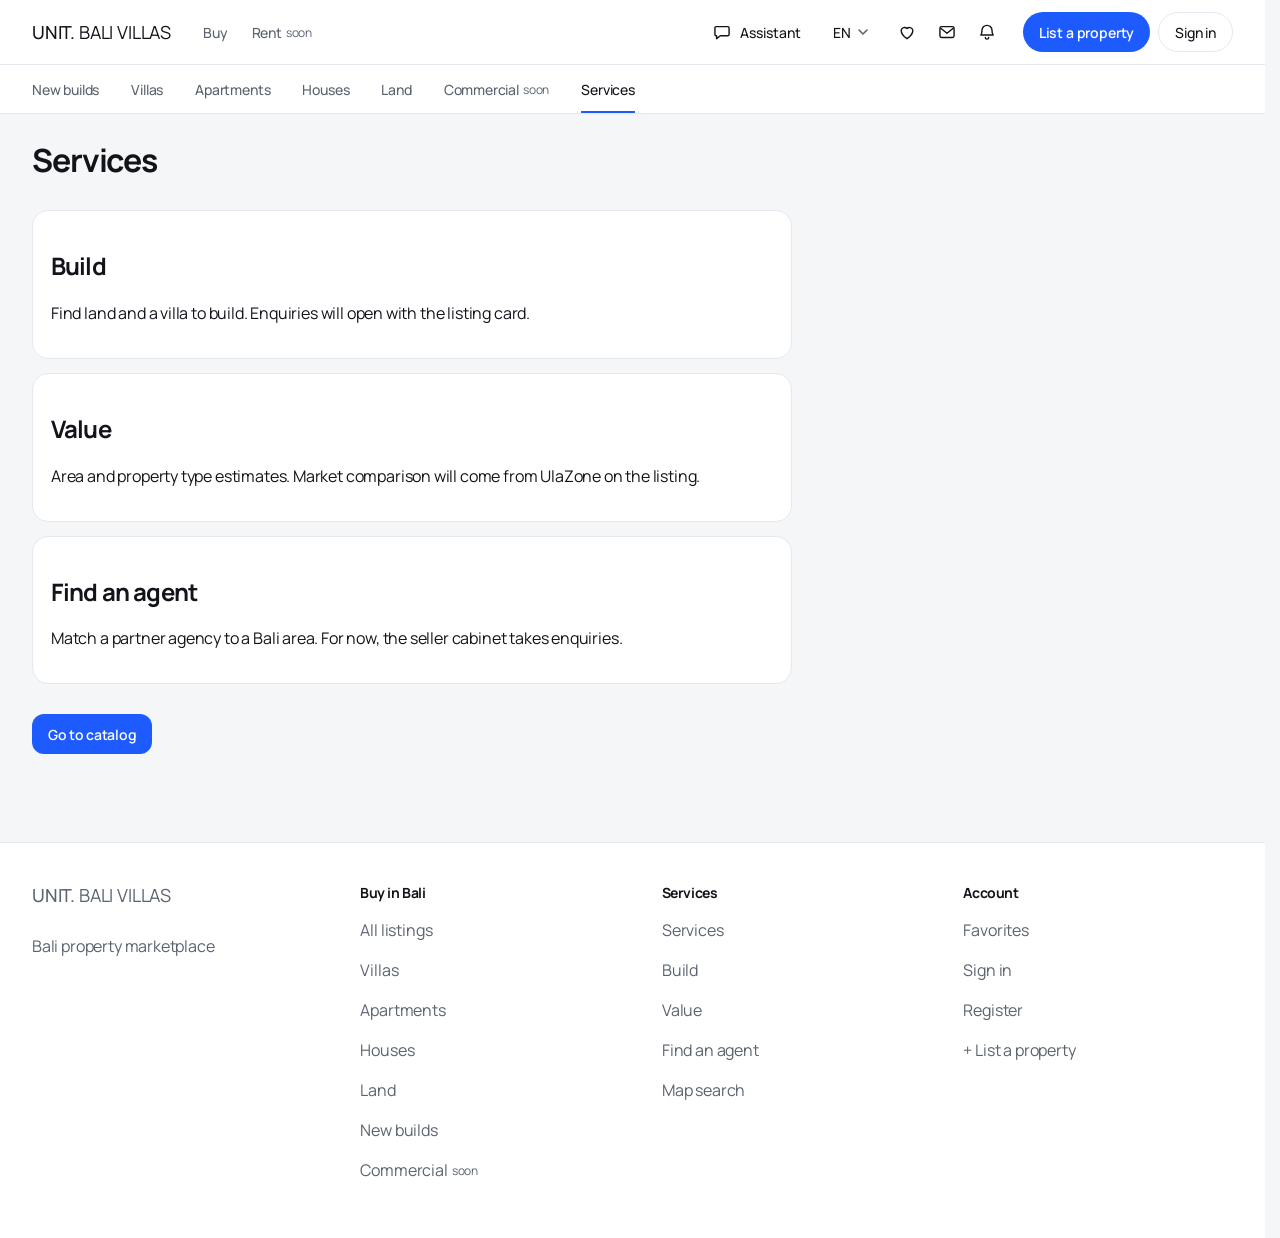
<file: services.html>
<!DOCTYPE html><!--9595gvrpJpIPgt_3MQ7Sm--><html lang="en"><head><meta name="robots" content="noindex, nofollow"><meta charset="utf-8"><meta name="viewport" content="width=device-width, initial-scale=1, viewport-fit=cover"><link rel="stylesheet" href="base.css"><link rel="stylesheet" href="header.css"><link rel="stylesheet" href="fixes.css"><meta name="next-size-adjust" content=""><title>Services | UNIT. BALI VILLAS</title><meta name="description" content="Villas, houses, apartments and land for sale in Bali"></head><body class="__className_ebdcfe"><div hidden=""><!--$--><!--/$--></div><header class="site-header">
  <div class="hdr-bar">
    <a class="hdr-logo" href="index.html" aria-label="UNIT. BALI VILLAS"><b>UNIT.</b>&nbsp;BALI VILLAS</a>

    <nav class="hdr-deal" aria-label="Deal type">
      <a class="hdr-deal-link" href="index.html">Buy</a>
      <span class="hdr-deal-link is-soon" aria-disabled="true">Rent <small>soon</small></span>
    </nav>

    <div class="hdr-actions">
      <button type="button" class="hdr-text-btn hdr-assistant">
        <svg viewBox="0 0 24 24" aria-hidden="true"><path d="M5 5.5h14a1.5 1.5 0 0 1 1.5 1.5v8a1.5 1.5 0 0 1-1.5 1.5H10l-4.5 3.5v-3.5H5A1.5 1.5 0 0 1 3.5 15V7A1.5 1.5 0 0 1 5 5.5Z"/></svg>
        Assistant
      </button>

      <div class="hdr-pop">
        <button type="button" class="hdr-text-btn hdr-lang" aria-haspopup="menu" aria-expanded="false" aria-label="Language">
          EN
          <svg class="hdr-chev" viewBox="0 0 16 16" aria-hidden="true"><path d="m4 6 4 4 4-4"/></svg>
        </button>
        <div class="hdr-menu hdr-menu-lang" role="menu" hidden>
          <button type="button" role="menuitemradio" aria-checked="true" data-lang="en">English</button>
          <button type="button" role="menuitemradio" aria-checked="false" data-lang="ru">Русский</button>
        </div>
      </div>

      <div class="hdr-icons">
        <a class="hdr-icon" href="/favorites" aria-label="Favorites">
          <svg viewBox="0 0 24 24" aria-hidden="true"><path d="M12 20s-7-4.35-7-10a4.1 4.1 0 0 1 7-2.15A4.1 4.1 0 0 1 19 10c0 5.65-7 10-7 10Z"/></svg>
        </a>
        <a class="hdr-icon" href="leads.html" aria-label="Requests">
          <svg viewBox="0 0 24 24" aria-hidden="true"><rect x="3.5" y="5.5" width="17" height="13" rx="2"/><path d="m4.5 7.5 7.5 6 7.5-6"/></svg>
          
        </a>
        <button type="button" class="hdr-icon" aria-label="Notifications">
          <svg viewBox="0 0 24 24" aria-hidden="true"><path d="M6 10a6 6 0 1 1 12 0c0 4 1.4 5.5 1.4 5.5H4.6S6 14 6 10Z"/><path d="M10 18.5a2 2 0 0 0 4 0"/></svg>
        </button>
      </div>

      <a class="hdr-cta" href="login.html">List a&nbsp;property</a>

      <a class="hdr-signin" href="login.html">Sign in</a>

      <button type="button" class="hdr-burger" aria-expanded="false" aria-controls="hdr-sheet" aria-label="Menu">
        <svg viewBox="0 0 24 24" aria-hidden="true"><path d="M4 7h16M4 12h16M4 17h16"/></svg>
      </button>
    </div>
  </div>
  <div class="hdr-sub"><div class="hdr-sub-inner"><nav class="hdr-sub-nav" aria-label="Catalog sections">
  <a href="catalog.html">New builds</a>
  <a href="catalog.html">Villas</a>
  <a href="catalog.html">Apartments</a>
  <a href="catalog.html">Houses</a>
  <a href="catalog.html">Land</a>
  <a href="commercial.html">Commercial <small class="nav-soon">soon</small></a>
  <a href="services.html" class="is-on" aria-current="page">Services</a>
</nav></div></div>
</header><div class="shell"><main class="plain"><h1>Services</h1><section id="build" class="card"><h2>Build</h2><p>Find land and a villa to build. Enquiries will open with the listing card.</p></section><section id="estimate" class="card"><h2>Value</h2><p>Area and property type estimates. Market comparison will come from UlaZone on the listing.</p></section><section id="realtor" class="card"><h2>Find an agent</h2><p>Match a partner agency to a Bali area. For now, the seller cabinet takes enquiries.</p></section><p><a class="btn" href="catalog.html">Go to catalog</a></p></main><!--$--><!--/$--></div><footer class="site-footer"><div class="footer-inner"><div class="footer-brand"><a class="hdr-logo" href="index.html"><b>UNIT.</b>&nbsp;BALI VILLAS</a><p>Bali property marketplace</p></div><nav aria-label="Buy in Bali"><h2>Buy in Bali</h2><a href="catalog.html">All listings</a><a href="catalog.html">Villas</a><a href="catalog.html">Apartments</a><a href="catalog.html">Houses</a><a href="catalog.html">Land</a><a href="catalog.html">New builds</a><a href="commercial.html">Commercial <small class="nav-soon">soon</small></a></nav><nav aria-label="Services"><h2>Services</h2><a href="services.html">Services</a><a href="services.html#build">Build</a><a href="services.html#estimate">Value</a><a href="services.html#realtor">Find an agent</a><a href="map.html">Map search</a></nav><nav aria-label="Account"><h2>Account</h2><a href="/favorites">Favorites</a><a href="login.html">Sign in</a><a href="login.html">Register</a><a href="login.html">+ List a property</a></nav></div></footer><next-route-announcer style="position: absolute;"></next-route-announcer><div class="hdr-sheet" id="hdr-sheet" role="dialog" aria-modal="true" aria-label="Menu" hidden>
  <div class="hdr-sheet-top">
    <a class="hdr-logo" href="index.html"><b>UNIT.</b>&nbsp;BALI VILLAS</a>
    <button type="button" class="hdr-icon hdr-sheet-close" aria-label="Close menu">
      <svg viewBox="0 0 24 24" aria-hidden="true"><path d="M6 6l12 12M18 6 6 18"/></svg>
    </button>
  </div>
  <div class="hdr-sheet-body">
    <div class="hdr-sheet-deal">
      <a class="hdr-deal-link is-on" href="index.html">Buy</a>
      <span class="hdr-deal-link is-soon" aria-disabled="true">Rent <small>soon</small></span>
    </div>
    <nav class="hdr-sheet-nav" aria-label="Catalog sections">
      <a href="catalog.html">New builds</a>
      <a href="catalog.html">Villas</a>
      <a href="catalog.html">Apartments</a>
      <a href="catalog.html">Houses</a>
      <a href="catalog.html">Land</a>
      <a href="commercial.html">Commercial <small class="nav-soon">soon</small></a>
      <a href="services.html">Services</a>
    </nav>
    <div class="hdr-sheet-tools">
      <a href="/favorites">Favorites</a>
      <a href="leads.html">Requests</a>
      <button type="button">Assistant</button>
      <div class="hdr-sheet-lang" role="group" aria-label="Language">
        <button type="button" aria-pressed="true" data-lang="en">EN</button>
        <button type="button" aria-pressed="false" data-lang="ru">RU</button>
      </div>
    </div>
  </div>
  <a class="hdr-cta hdr-sheet-cta" href="login.html">List a&nbsp;property</a>
</div>
<script src="header.js"></script><script src="fixes.js"></script></body></html>
</file>
<file: base.css>
@font-face{font-family:sans;src:url(font.ttf) format("truetype");font-display:swap;font-weight:200 800}@font-face{font-family:sans Fallback;src:local("Arial");ascent-override:106.45%;descent-override:29.96%;line-gap-override:0.00%;size-adjust:100.14%}.__className_ebdcfe{font-family:sans,sans Fallback}:root{color-scheme:light;--bg:#f5f6f8;--ink:#12141a;--muted:#5b6370;--card:#ffffff;--accent:#1e5bff;--accent-2:#3b76ff;--line:#e5e8ee;--soft:#eef2fb;--ring:rgba(30,91,255,0.16);--shadow:0 16px 40px rgba(16,24,40,0.08);font-family:inherit}*{box-sizing:border-box}body,html{margin:0;background:var(--bg);scrollbar-gutter:stable;color:var(--ink);letter-spacing:-.011em}h1,h2,h3{letter-spacing:-.035em}a{color:inherit;text-decoration:none}button,input,select,textarea{font:inherit}input:focus,select:focus,textarea:focus{outline:none;border-color:var(--accent);box-shadow:0 0 0 3px var(--ring)}.shell{max-width:1560px;margin:0 auto;padding:24px 32px 72px}.site-header{background:rgba(255,255,255,.94);-webkit-backdrop-filter:blur(14px);backdrop-filter:blur(14px);border-bottom:1px solid var(--line);position:-webkit-sticky;position:sticky;top:0;z-index:20}.header-inner{max-width:1560px;margin:0 auto;padding:0 32px}.header-top{justify-content:space-between;gap:20px;min-height:64px}.header-brand,.header-top{display:flex;align-items:center}.header-brand{gap:18px;min-width:0}.header-brand .logo:after{content:"";width:1px;height:28px;margin-left:8px;background:var(--line)}.deal-switch{display:inline-flex;align-items:center;padding:3px;background:var(--soft);border:1px solid var(--line);border-radius:999px}.deal-switch a,.deal-switch button{display:inline-flex;align-items:center;justify-content:center;gap:6px;min-width:86px;height:34px;padding:0 14px;border:0;border-radius:999px;background:transparent;color:var(--muted);font:inherit;font-size:13px;font-weight:700;cursor:pointer}.deal-switch a.on,.deal-switch button.on{background:var(--accent);color:#fff}.deal-switch span{font-size:10px;font-weight:700;letter-spacing:.02em;text-transform:uppercase;color:#8a5a12;background:#fff4df;border-radius:999px;padding:1px 6px}.header-sub{border-top:1px solid var(--line)}.header-sub .type-nav{width:100%;height:48px;justify-content:space-between}.header-sub .type-tab{flex:1 1;justify-content:center;height:48px;padding:0 8px;font-size:14px;color:var(--muted)}.header-sub .type-tab:hover{color:var(--accent);background:var(--soft)}.header-sub .type-tab.active{color:var(--accent);background:transparent}.header-sub .type-nav-loading{height:48px}.logo{display:inline-flex;align-items:center;align-self:center;gap:10px;color:var(--accent);white-space:nowrap}.logo-mark{color:var(--accent)}.logo-mark,.logo-mark svg{width:34px;height:34px;display:block}.logo-text{font-size:17px;font-weight:800;letter-spacing:-.045em}.logo-text em{font-style:normal;margin-right:.2em;color:var(--accent)}.quiet-link{color:var(--muted);font-size:14px;font-weight:600;padding:8px 2px;background:none;border:0;cursor:pointer}.quiet-link:hover{color:var(--accent)}.header-cta,.header-links,.icon-group{display:flex;align-items:center}.header-links{gap:18px}.header-cta{gap:10px}.icon-group{gap:2px}.header-account{display:flex;align-items:center;gap:8px}.icon-btn svg{width:20px;height:20px;display:block}.icon-count{position:absolute;top:3px;right:3px;min-width:15px;height:15px;padding:0 4px;border-radius:999px;background:var(--accent);color:#fff;font-size:10px;font-weight:700;line-height:15px}.home-shell{padding:0}.home-body{max-width:1560px;margin:0 auto;padding:36px 32px 72px}.home-hero{position:relative;min-height:560px;justify-content:center;padding:88px 32px;background:linear-gradient(180deg,rgba(10,16,32,.34),rgba(8,14,28,.58)),url(https://images.unsplash.com/photo-1613490493576-7fde63acd811?auto=format&fit=crop&w=2000&q=80) 50% /cover no-repeat}.home-hero,.home-hero-inner{display:flex;flex-direction:column;align-items:stretch}.home-hero-inner{width:min(1560px,100%);max-width:1560px;margin:0 auto;text-align:center}.home-hero-geo{position:absolute;top:24px;left:max(32px,calc((100% - 1560px) / 2 + 32px));display:inline-flex;align-items:center;gap:8px;margin:0;color:#fff;font-weight:650}.home-hero-geo:before{content:"";width:8px;height:8px;border-radius:50%;background:#7aa7ff}.home-hero h1{margin:0 0 28px;color:#fff;font-size:clamp(32px,5vw,52px);letter-spacing:-.04em;line-height:1.1;text-shadow:0 10px 28px rgba(0,0,0,.28)}.search-hero,form.search-hero{display:flex;align-items:center;gap:0;width:min(980px,100%);max-width:980px;min-width:0;margin:0 auto;box-sizing:border-box;min-height:76px;padding:10px 10px 10px 26px;background:#fff;border-radius:999px;box-shadow:0 18px 40px rgba(12,20,40,.22)}.search-hero input{width:auto;border:0;box-shadow:none;padding:16px 16px 16px 10px;flex:1 1 auto;min-width:0;background:transparent}.search-hero input:focus{outline:none;border-color:transparent;box-shadow:none}.search-hero-icon{flex:0 0 auto;color:var(--muted);display:grid;place-items:center}.search-hero-go svg,.search-hero-icon svg,.search-hero-map svg{width:22px;height:22px;display:block}.search-hero-map{display:inline-flex;align-items:center;gap:8px;flex:0 0 auto;border:0;border-left:1px solid var(--line);background:transparent;color:var(--ink);font-weight:650;white-space:nowrap;padding:0 16px;margin-right:6px;cursor:pointer}.search-hero-map:hover{color:var(--accent)}.search-hero-go{width:52px;height:52px;flex:0 0 52px;border:0;border-radius:999px;background:var(--accent);color:#fff;display:grid;place-items:center;cursor:pointer}.search-hero-go:hover{background:var(--accent-2)}.hero-links{display:flex;justify-content:center;flex-wrap:wrap;gap:10px;margin-top:20px}.hero-links a{background:rgba(255,255,255,.92);color:var(--ink);border-radius:999px;padding:8px 14px;font-size:14px;font-weight:650}.hero-links a:hover{background:#fff}.account-chip,.auth-login,.auth-register{display:inline-flex;align-items:center;justify-content:center;height:36px;border-radius:999px;font-size:13px;font-weight:650;white-space:nowrap}.auth-login{padding:0 12px;border:1px solid var(--line);background:#fff;color:var(--ink)}.auth-login:hover{border-color:var(--accent);color:var(--accent)}.auth-register{padding:0 12px;background:var(--accent);color:#fff}.auth-register:hover{background:var(--accent-2)}.account-chip{gap:8px;padding:0 10px 0 3px;border:1px solid var(--line);background:#fff;color:var(--ink);cursor:pointer}.account-menu{position:relative}.account-caret{font-size:10px;color:var(--muted)}.account-chip.open{border-color:var(--accent)}.account-dropdown{position:absolute;right:0;top:calc(100% + 8px);min-width:208px;display:grid;grid-gap:2px;gap:2px;padding:8px;background:#fff;border:1px solid var(--line);border-radius:12px;box-shadow:var(--shadow);z-index:30}.account-dropdown a,.account-dropdown button{display:block;width:100%;text-align:left;padding:10px 12px;border:0;border-radius:8px;background:transparent;color:inherit;font:inherit;cursor:pointer}.account-dropdown a:hover,.account-dropdown button:hover{background:var(--soft)}.account-logout{color:#9b2c2c}.account-chip:hover{border-color:var(--accent);color:var(--accent)}.account-avatar{width:28px;height:28px;border-radius:999px;display:grid;place-items:center;background:var(--accent);color:#fff;font-size:11px;font-weight:700}.account-name{max-width:120px;overflow:hidden;text-overflow:ellipsis}.lang-switch{display:inline-flex;align-items:center;padding:2px;border:1px solid var(--line);background:var(--soft);border-radius:999px}.lang-switch button{border:0;background:transparent;color:var(--muted);font-size:11px;font-weight:700;letter-spacing:.04em;padding:5px 8px;border-radius:999px;cursor:pointer}.lang-switch button.on{background:var(--accent);color:#fff}.type-nav{display:flex;align-items:stretch;flex:1 1;min-width:0;overflow-x:auto;scrollbar-width:none}.type-nav::-webkit-scrollbar{display:none}.type-nav-loading,.type-tab{height:64px}.type-tab{display:inline-flex;align-items:center;gap:6px;flex:0 0 auto;padding:0 14px;border:0;border-bottom:3px solid transparent;border-radius:0;background:transparent;color:#24312c;font-size:15px;font-weight:500;cursor:pointer;white-space:nowrap}.type-tab.active,.type-tab:hover{color:var(--accent)}.type-tab.active{font-weight:700;border-bottom-color:var(--accent)}.tab.soon span,.type-tab-soon span{font-size:10px;font-weight:700;letter-spacing:.02em;text-transform:uppercase;color:#8a5a12;background:#fff4df;border-radius:999px;padding:1px 6px}.header-actions{align-self:center;gap:10px;flex:0 0 auto}.header-actions,.header-tools{display:flex;align-items:center}.header-tools{gap:4px;padding-right:6px;margin-right:2px;border-right:1px solid var(--line)}.arrows button,.btn,.btn-line,.chip,.ghost-btn,.heart,.icon-btn,.menu-toggle,.photo-nav,.place-btn,.view-switch button{border:0;cursor:pointer}.btn,.place-btn{background:var(--accent);color:#fff;border-radius:12px;padding:10px 16px;font-weight:700;letter-spacing:-.02em}.btn:hover,.place-btn:hover{background:var(--accent-2);color:#fff}.btn.btn-line:hover,.ghost-btn:hover{background:#f4f7ff;border-color:#c9d6f6;color:var(--accent)}.place-btn{height:36px;padding:0 16px;border-radius:999px;display:inline-flex;align-items:center;font-size:13px}.btn-line,.ghost-btn{background:#fff;color:var(--accent);border:1px solid var(--line);border-radius:10px;padding:9px 12px}.icon-btn{position:relative;width:36px;height:36px;padding:0;display:inline-grid;place-items:center;text-decoration:none;background:transparent;border:0;border-radius:999px;color:var(--ink)}.icon-btn:hover{background:var(--soft);color:var(--accent)}.menu-toggle{display:none;width:38px;height:38px;align-items:center;justify-content:center;background:var(--soft);border-radius:10px;color:var(--ink)}.mobile-nav{border-top:1px solid var(--line);background:#fff;padding:8px 32px 20px}.mobile-langs{display:none}.mobile-nav nav{display:grid;grid-gap:2px;gap:2px}.mobile-nav a,.mobile-nav button{padding:11px 0;text-align:left;background:none;border:0;border-bottom:1px solid var(--line);font:inherit;font-weight:600;color:var(--ink);cursor:pointer}.page-nav{display:flex;flex-wrap:wrap;gap:8px;margin:0 0 22px;padding:6px;background:#fff;border:1px solid var(--line);border-radius:16px}.page-nav a,.page-nav button{display:inline-flex;align-items:center;height:36px;padding:0 13px;border:0;border-radius:11px;background:transparent;color:var(--muted);font:inherit;font-size:13px;font-weight:700;cursor:pointer}.page-nav a:hover,.page-nav button:hover{background:var(--soft);color:var(--ink)}.page-nav a.on,.page-nav button.on{background:var(--accent);color:#fff}.page-nav .nav-out{margin-left:auto}.site-footer{background:#fff;border-top:1px solid var(--line)}.footer-inner{max-width:1560px;margin:0 auto;padding:40px 32px 48px;display:grid;grid-template-columns:1.1fr repeat(3,minmax(0,1fr));grid-gap:32px;gap:32px}.footer-brand p{color:var(--muted);margin:12px 0 0;max-width:280px}.site-footer nav{display:grid;grid-gap:8px;gap:8px;align-content:start}.site-footer h2{margin:0 0 6px;font-size:14px}.site-footer a,.site-footer button{color:var(--muted);background:none;border:0;padding:0;text-align:left;cursor:pointer;font:inherit}.site-footer a:hover,.site-footer button:hover{color:var(--accent)}.card,.cta-row article,.dialog,.filters,.offer,.search-panel{background:var(--card);border:1px solid var(--line);border-radius:16px}.search-panel{padding:18px 20px 20px}.search-head{display:flex;gap:18px;margin-bottom:16px}.geo,.search-head{align-items:center}.geo{display:inline-flex;flex:0 0 auto;font-weight:700;margin:0;padding-right:18px;border-right:1px solid var(--line)}.geo:before{content:"";width:8px;height:8px;border-radius:50%;background:var(--accent-2);margin-right:8px}.tabs{display:flex;gap:4px;flex-wrap:wrap;margin:0;padding:4px;background:var(--soft);border-radius:14px}.tab,.tabs{align-items:center}.tab{display:inline-flex;gap:8px;background:transparent;border:0;border-radius:10px;padding:8px 14px;cursor:pointer;color:var(--muted);font-size:15px;font-weight:600;white-space:nowrap}.tab.active,.tab:hover{color:var(--accent)}.tab.active{background:#fff;box-shadow:0 1px 3px rgba(16,24,40,.08)}.tab.soon{color:#8d9893;font-weight:500}.soon-badge{font-size:10px;font-weight:700;letter-spacing:.03em;text-transform:uppercase;color:#8a5a12;background:#fff4df;border-radius:999px;padding:2px 6px}.search-filters{display:grid;grid-template-columns:140px 140px 1fr auto;grid-gap:12px;gap:12px;align-items:end}.search-filters label,.sort{display:grid;grid-gap:6px;gap:6px;font-size:12px;color:var(--muted)}input,select,textarea{width:100%;padding:10px 12px;border:1px solid var(--line);border-radius:10px;background:#fff;color:var(--ink)}select{-webkit-appearance:none;-moz-appearance:none;appearance:none;padding-right:36px;background-image:url("data:image/svg+xml,%3Csvg xmlns='http://www.w3.org/2000/svg' width='12' height='8' viewBox='0 0 12 8'%3E%3Cpath fill='none' stroke='%235b6370' stroke-width='1.6' stroke-linecap='round' d='m1.5 1.5 4.5 4.5 4.5-4.5'/%3E%3C/svg%3E");background-repeat:no-repeat;background-position:right 14px center}.chips{display:flex;gap:6px;align-items:center;flex-wrap:wrap;min-height:42px}.chips span{font-size:12px;color:var(--muted);margin-right:4px}.chip{background:#fff;border:1px solid var(--line);border-radius:999px;padding:7px 12px}.chip.on{background:var(--accent);color:#fff;border-color:var(--accent)}.search-actions{display:flex;gap:8px}.search-note{color:var(--muted);margin:0 0 10px}.block{margin-top:36px}.block h2,.plain h1{margin:0 0 14px}.block-head{display:flex;justify-content:space-between;align-items:center}.arrows{display:flex;gap:6px}.arrows button{width:36px;height:36px;border-radius:50%;border:1px solid var(--line);background:#fff;font-size:22px}.carousel{display:flex;align-items:stretch;gap:14px;overflow-x:auto;scroll-snap-type:x mandatory;padding-bottom:8px}.popular{display:grid;grid-template-columns:repeat(5,minmax(0,1fr));grid-gap:16px;gap:16px}.offer{overflow:hidden;scroll-snap-align:start;display:flex;flex-direction:column;height:100%;background:#fff;border:1px solid var(--line);border-radius:20px;box-shadow:0 8px 22px rgba(16,24,40,.04);transition:transform .18s ease,box-shadow .18s ease,border-color .18s ease}.offer:hover{transform:translateY(-3px);border-color:#d5dcf0;box-shadow:0 18px 36px rgba(16,24,40,.1)}.offer-compact{min-width:300px;max-width:300px}.offer-photo{position:relative;aspect-ratio:16/10;background:var(--soft);overflow:hidden}.offer-track{display:flex;width:100%;height:100%;transition:transform .48s cubic-bezier(.22,.8,.24,1);will-change:transform}.offer-slide{flex:0 0 100%;width:100%;height:100%}.offer-track .offer-fallback,.offer-track img{width:100%;height:100%;object-fit:cover;object-position:center;display:block}.offer-fallback{background:radial-gradient(circle at 20% 20%,#fff 0,transparent 40%),linear-gradient(145deg,#9bb6ff,#1e5bff)}.heart,.photo-nav{position:absolute;display:grid;place-items:center;background:#fff;border-radius:999px;width:34px;height:34px;padding:0;box-shadow:0 4px 12px rgba(16,24,40,.14)}.heart{top:12px;right:12px;color:#9aa8a2;font-size:16px}.heart.on{color:#c24545}.photo-nav{top:50%;z-index:2;width:36px;height:36px;color:var(--ink);background:rgba(255,255,255,.92);border:0;opacity:0;transform:translateY(-50%) scale(.9);transition:opacity .2s ease,transform .2s ease,background .2s ease}.photo-nav svg{width:18px;height:18px}.offer:hover .photo-nav,.photo-nav:focus-visible{opacity:1;transform:translateY(-50%) scale(1)}.photo-nav:hover{background:#fff;transform:translateY(-50%) scale(1.06)}.photo-nav.prev{left:12px}.photo-nav.next{right:12px}.badge,.heart,.listing-photo-badges,.offer-dots{z-index:2}.listing-photo-badges{display:flex;flex-wrap:wrap;gap:6px;max-width:calc(100% - 72px)}.badge,.listing-photo-badges{position:absolute;left:12px;top:12px}.badge{background:#fff;border-radius:999px;padding:5px 10px;font-size:12px;font-weight:700;color:var(--accent)}.listing-photo-badges .badge{position:static}.listing-date-badge{background:rgba(18,20,26,.62);color:#fff}.offer-dots{position:absolute;left:50%;bottom:12px;transform:translateX(-50%);display:flex;gap:5px}.offer-dots i{width:6px;height:6px;border-radius:99px;background:rgba(255,255,255,.7)}.offer-dots i.on{width:16px;background:#fff}.offer-body{padding:14px 16px 16px;display:flex;flex-direction:column;gap:6px;flex:1 1}.offer-price{font-size:22px;letter-spacing:-.03em;color:var(--ink)}.offer-title{margin:0;color:var(--ink);font-size:16px;line-height:1.3;font-weight:700;display:-webkit-box;-webkit-line-clamp:2;line-clamp:2;-webkit-box-orient:vertical;overflow:hidden}.meta,.offer-address,.offer-own,.offer-params,.offer-place{margin:0;color:var(--muted);font-size:14px}.listing-dates{margin:6px 0 0;color:var(--muted);font-size:12px;font-weight:650;letter-spacing:-.01em}.offer-place{color:#3d4554;font-weight:600}.offer-own{margin-top:auto;padding-top:8px;color:var(--accent);font-weight:650}.popular-card{position:relative;min-width:0;height:190px;border-radius:18px;overflow:hidden;color:#fff;font-weight:700}.popular-card img{width:100%;height:100%;object-fit:cover;display:block}.popular-card span{position:absolute;left:0;right:0;bottom:0;padding:48px 14px 14px;background:linear-gradient(transparent,rgba(12,16,28,.78))}.cta-row{display:grid;grid-template-columns:1fr 1fr;grid-gap:16px;gap:16px;margin-top:36px}.cta-row article{padding:22px}.cta-row p{color:var(--muted)}.catalog-toolbar{display:flex;justify-content:space-between;align-items:center;gap:20px;flex-wrap:wrap;margin-bottom:22px}.catalog-title{display:flex;align-items:baseline;gap:12px;flex-wrap:wrap}.catalog-title h1{margin:0;font-size:32px}.catalog-title .meta{margin:0;white-space:nowrap}.catalog-tools{display:flex;align-items:center;gap:10px;flex-wrap:wrap}.view-switch{display:inline-flex;padding:3px;background:#fff;border:1px solid var(--line);border-radius:999px}.view-switch button{min-width:88px;height:34px;padding:0 14px;border:0;border-radius:999px;background:transparent;color:var(--muted);font-weight:700;font-size:13px}.view-switch button.on{background:var(--accent);color:#fff}.sort{display:inline-flex;align-items:center;gap:8px;min-width:0;color:var(--muted);font-size:13px;font-weight:650}.sort .ui-select{width:auto;min-width:204px}.filters-toggle{display:none;height:40px;gap:8px}.filter-count,.filters-toggle{border-radius:999px;align-items:center}.filter-count{display:inline-flex;min-width:20px;height:20px;padding:0 6px;justify-content:center;background:var(--accent);color:#fff;font-size:11px;font-weight:800}.filters-toggle .filter-count{background:var(--soft);color:var(--accent)}.catalog-layout{display:grid;grid-template-columns:300px 1fr;grid-gap:22px;gap:22px;align-items:start}.filters{padding:20px 18px 16px;display:flex;flex-direction:column;gap:14px;position:-webkit-sticky;position:sticky;top:112px;border-radius:24px;height:calc(100dvh - 230px);max-height:calc(100dvh - 128px);overflow:hidden;box-shadow:var(--shadow)}.filters-head,.filters-head-tools{display:flex;align-items:center;justify-content:space-between;gap:10px;flex-shrink:0}.filters h2{margin:0;font-size:17px}.filters-body{display:grid;grid-gap:16px;gap:16px;min-height:0;overflow:auto;padding-right:2px}.filters fieldset{border:0;margin:0;padding:0;display:grid;grid-gap:8px;gap:8px}.filters legend{font-size:11px;font-weight:750;letter-spacing:.06em;text-transform:uppercase;color:var(--muted);margin-bottom:0}.filters .chips{min-height:0;gap:8px}.filters .chip{padding:7px 12px;font-size:13px;font-weight:650}.filters .pair input{height:42px;border-radius:12px}.check{display:flex;gap:8px;align-items:center;font-size:14px}.check input{width:auto}.check-note{display:grid;grid-gap:6px;gap:6px;align-items:start}.check-note span{display:flex;align-items:center;gap:8px}.check-note small{color:var(--muted);font-size:12px;font-weight:550;line-height:1.4}.filter-actions,.pair{display:grid;grid-template-columns:1fr 1fr;grid-gap:8px;gap:8px}.filter-actions{flex-shrink:0;margin:0 -18px -16px;padding:10px 18px 12px;border-top:1px solid var(--line);background:#fff}.filter-actions .btn,.filter-actions .btn-line{height:34px;padding:0 10px;border-radius:10px;font-size:13px;font-weight:700;line-height:34px;white-space:nowrap}.filter-select{position:relative}.filter-select-trigger{position:relative;width:100%;display:grid;grid-gap:2px;gap:2px;padding:8px 54px 8px 12px;border:1px solid var(--line);border-radius:14px;background:#fff;text-align:left;cursor:pointer}.filter-select-count{position:absolute;top:8px;right:30px;display:inline-flex;min-width:18px;height:18px;padding:0 5px;border-radius:999px;align-items:center;justify-content:center;background:var(--accent);color:#fff;font-size:10px;font-weight:800}.filter-select-label{font-size:11px;font-weight:750;letter-spacing:.06em;text-transform:uppercase;color:var(--muted)}.filter-select-value{color:var(--ink);font-size:13px;font-weight:650;overflow:hidden;text-overflow:ellipsis;white-space:nowrap}.filter-select-value.on{color:var(--accent)}.filter-select.open .filter-select-trigger{border-color:var(--accent);box-shadow:0 0 0 3px var(--ring)}.filter-select-menu{position:fixed;z-index:1320;max-height:260px;overflow:auto;padding:8px;background:#fff;border:1px solid var(--line);border-radius:14px;box-shadow:var(--shadow)}.filter-select-search{position:-webkit-sticky;position:sticky;top:-8px;z-index:1;width:100%;min-height:38px;margin:0 0 8px;padding:0 12px;border:1px solid var(--line);border-radius:10px;background:#fff;font:inherit;font-size:14px;font-weight:550}.filter-select-empty{margin:0;padding:10px 8px;color:var(--muted);font-size:13px}.filter-select-group+.filter-select-group{margin-top:8px}.filter-select-group-title{margin:0 0 6px;padding:0 8px;font-size:11px;font-weight:750;letter-spacing:.05em;text-transform:uppercase;color:var(--muted)}.filter-select-option{display:flex;align-items:center;gap:8px;padding:8px;border-radius:10px;font-size:14px;font-weight:650;cursor:pointer}.filter-select-option.on,.filter-select-option:hover{background:var(--soft)}.filter-select-option input{position:absolute;opacity:0;pointer-events:none}.filter-select-tick{width:18px;height:18px;display:inline-flex;align-items:center;justify-content:center;border:1.5px solid var(--line);border-radius:6px;background:#fff;color:#fff;font-size:11px;font-weight:800;flex-shrink:0}.filter-select-option.on .filter-select-tick{background:var(--accent);border-color:var(--accent)}.ui-select,.ui-select-trigger{position:relative;width:100%}.ui-select-trigger{min-height:46px;display:flex;align-items:center;padding:0 38px 0 14px;border:1px solid var(--line);border-radius:14px;background:#fff;text-align:left;color:var(--ink);font-weight:650;cursor:pointer}.ui-select.compact .ui-select-trigger{min-height:40px;height:40px;border-radius:999px;padding:0 36px 0 14px;font-size:13px}.filter-select.open .filter-select-trigger,.ui-select.open .ui-select-trigger{border-color:var(--accent);box-shadow:0 0 0 3px var(--ring)}.ui-select-value{overflow:hidden;text-overflow:ellipsis;white-space:nowrap}.ui-select-value.empty{color:var(--muted);font-weight:550}.ui-select-caret{position:absolute;right:14px;top:50%;width:8px;height:8px;margin-top:-6px;border-right:2px solid var(--muted);border-bottom:2px solid var(--muted);transform:rotate(45deg);pointer-events:none}.filter-select.open .ui-select-caret,.ui-select.open .ui-select-caret{margin-top:-2px;transform:rotate(225deg);border-color:var(--accent)}.ui-select-menu{position:fixed;z-index:1300;overflow:auto;padding:8px;background:#fff;border:1px solid var(--line);border-radius:16px;box-shadow:var(--shadow)}.ui-select-option{width:100%;display:flex;align-items:center;justify-content:space-between;gap:10px;padding:10px 12px;border:0;border-radius:10px;background:transparent;text-align:left;color:var(--ink);font-weight:650;cursor:pointer}.ui-select-option.on,.ui-select-option:hover{background:var(--soft)}.ui-select-check,.ui-select-option.on{color:var(--accent)}.ui-select-check{font-weight:800}.suggest{position:relative;width:100%}.suggest.open input{border-color:var(--accent);box-shadow:0 0 0 3px var(--ring)}.suggest-menu{position:fixed;z-index:1300;overflow:auto;padding:8px;background:#fff;border:1px solid var(--line);border-radius:16px;box-shadow:var(--shadow)}.suggest-option{width:100%;display:grid;grid-gap:2px;gap:2px;padding:10px 12px;border:0;border-radius:10px;background:transparent;text-align:left;color:var(--ink);font:inherit;font-weight:650;cursor:pointer}.suggest-option:hover{background:var(--soft)}.suggest-option small{color:var(--muted);font-size:12px;font-weight:500}.filters-backdrop,.filters-close{display:none}.catalog-empty{margin-top:8px;padding:40px 24px;text-align:center;background:#fff;border:1px solid var(--line);border-radius:20px}.catalog-empty p{margin:0 0 14px;color:var(--muted)}.catalog-grid{display:grid;grid-template-columns:repeat(4,minmax(0,1fr));grid-gap:16px;gap:16px}.map-wrap{height:620px;border-radius:20px;overflow:hidden;margin-bottom:18px;position:relative;border:1px solid var(--line);box-shadow:0 8px 22px rgba(16,24,40,.04)}.map-wrap .leaflet-container{height:100%;width:100%;background:#f3efe6;font-family:Arial,Helvetica,sans-serif}.map-wrap .leaflet-tile-pane{filter:saturate(.78) hue-rotate(-8deg) brightness(1.06) contrast(.94)}.map-price-icon{background:none;border:none}.map-price{position:relative;display:inline-flex;align-items:center;justify-content:center;min-width:78px;height:28px;padding:0 10px;border-radius:8px;background:#fff;color:#2a2a2a;font-size:13px;font-weight:700;letter-spacing:-.02em;box-shadow:0 2px 8px rgba(16,24,40,.22);white-space:nowrap}.map-price:after{content:"";position:absolute;left:50%;bottom:-5px;transform:translateX(-50%);border-color:#fff transparent transparent;border-style:solid;border-width:5px 5px 0;filter:drop-shadow(0 2px 1px rgba(16,24,40,.12))}.map-price.on{background:var(--accent);color:#fff;z-index:2}.map-price.on:after{border-color:var(--accent) transparent transparent}.map-wrap .leaflet-popup-content-wrapper{padding:0;border-radius:16px;overflow:hidden;box-shadow:0 16px 36px rgba(23,33,29,.18)}.map-wrap .leaflet-popup-content{margin:0;width:230px!important}.map-wrap .leaflet-popup-tip{box-shadow:none}.map-popup-photo{width:100%;height:120px;object-fit:cover;display:block}.map-popup-body{display:grid;grid-gap:4px;gap:4px;padding:12px 14px 14px}.map-popup-body strong{font-size:18px;letter-spacing:-.03em}.map-popup-body p{margin:0;font-weight:700;line-height:1.3}.map-popup-body span{color:var(--muted);font-size:13px}.map-popup-body a{color:var(--accent);font-weight:700;margin-top:4px}.map-wrap .leaflet-bar{border:0;box-shadow:0 8px 18px rgba(23,33,29,.12);border-radius:12px;overflow:hidden}.map-wrap .leaflet-bar a{width:34px;height:34px;line-height:34px;color:var(--accent);border-bottom-color:var(--line)}.map-wrap .leaflet-control-attribution{font-size:10px;background:rgba(255,255,255,.82);border-radius:10px 0 0 0}.map-empty{position:absolute;left:12px;bottom:12px;background:#fff;padding:8px 10px;border-radius:10px;z-index:500}.listing-page{display:grid;grid-gap:18px;gap:18px}.listing-crumb{display:flex;flex-wrap:wrap;align-items:center;gap:8px;color:var(--muted);font-size:13px;font-weight:650}.listing-crumb a:hover{color:var(--accent)}.listing-crumb span{color:#c5cad3}.listing-empty{padding:40px 24px;text-align:center;background:#fff;border:1px solid var(--line);border-radius:20px}.listing-empty p{margin:0 0 14px;color:var(--muted)}.listing-layout{display:grid;grid-template-columns:minmax(0,1fr) 340px;grid-gap:24px;gap:24px;align-items:start}.listing-aside,.listing-main{display:grid;grid-gap:16px;gap:16px}.listing-aside{align-self:stretch}.listing-gallery{display:grid;grid-gap:10px;gap:10px}.listing-hero-photo{position:relative;width:100%;aspect-ratio:16/9;overflow:hidden;border-radius:24px;background:var(--soft)}.listing-hero-photo img{width:100%;height:100%;object-fit:cover;object-position:center;display:block}.listing-hero-photo .photo-nav{opacity:1;transform:translateY(-50%) scale(1)}.listing-photo-count{position:absolute;right:14px;bottom:14px;z-index:2;padding:5px 10px;border-radius:999px;background:rgba(18,20,26,.62);color:#fff;font-size:12px;font-weight:700}.listing-thumbs{display:flex;gap:8px;overflow-x:auto;padding-bottom:2px}.listing-thumbs button{flex:0 0 108px;padding:0;border:2px solid transparent;border-radius:12px;overflow:hidden;background:var(--soft);aspect-ratio:16/10;cursor:pointer}.listing-thumbs button.on{border-color:var(--accent)}.listing-thumbs img{width:100%;height:100%;object-fit:cover;display:block}.listing-head{display:grid;grid-gap:8px;gap:8px}.listing-tags{display:flex;flex-wrap:wrap;gap:8px}.listing-head h1{margin:4px 0 0;font-size:clamp(28px,4vw,40px);line-height:1.12}.listing-price{margin:0;display:flex;flex-wrap:wrap;align-items:baseline;gap:10px;font-size:30px;font-weight:750}.listing-price span{color:var(--muted);font-size:15px;font-weight:650}.listing-place{margin:0;color:var(--muted);font-weight:650}.listing-stats{display:grid;grid-template-columns:repeat(4,minmax(0,1fr));grid-gap:10px;gap:10px}.listing-stats div{padding:14px 12px;background:#fff;border:1px solid var(--line);border-radius:16px}.listing-stats strong{display:block;font-size:20px;letter-spacing:-.03em}.listing-stats span{color:var(--muted);font-size:12px;font-weight:650}.listing-panel{display:grid;grid-gap:12px;gap:12px;padding:20px;background:#fff;border:1px solid var(--line);border-radius:20px}.listing-panel h2{margin:0;font-size:18px}.listing-desc{margin:0;line-height:1.65;color:#2c3340;font-size:16px}.listing-address{margin:0;font-weight:650}.listing-amenities,.listing-facts{display:flex;flex-wrap:wrap;gap:8px;padding:0;margin:0;list-style:none}.listing-facts{display:grid;grid-template-columns:repeat(2,minmax(0,1fr));grid-gap:10px;gap:10px}.listing-facts li{display:grid;grid-gap:2px;gap:2px;padding:10px 12px;border-radius:14px;background:var(--soft)}.listing-facts li span{color:var(--muted);font-size:12px;font-weight:650}.listing-facts li strong{font-size:14px;font-weight:750;color:var(--ink)}.listing-amenities li{padding:7px 12px;border-radius:999px;background:var(--soft);color:var(--ink);font-size:13px;font-weight:650}.listing-amenity-group{display:grid;grid-gap:8px;gap:8px}.listing-amenity-group+.listing-amenity-group{margin-top:14px}.listing-amenity-group h3{margin:0;color:var(--muted);font-size:13px;font-weight:750}.listing-map{overflow:hidden;border-radius:16px;border:1px solid var(--line);aspect-ratio:16/9}.listing-map iframe,.listing-media iframe{width:100%;height:100%;border:0;display:block}.listing-media iframe{aspect-ratio:16/9;height:auto;border-radius:16px}.listing-contact{position:-webkit-sticky;position:sticky;top:112px;display:flex;flex-direction:column;gap:10px;min-height:0;max-height:calc(100dvh - 176px);scroll-margin-top:112px;padding:18px;background:#fff;border:1px solid var(--line);border-radius:24px;box-shadow:var(--shadow);overflow:hidden}.listing-contact-head{display:grid;grid-gap:4px;gap:4px;flex-shrink:0}.listing-contact form{max-width:none;gap:0;flex:1 1;min-height:0;display:flex;flex-direction:column}.listing-contact-body{display:grid;grid-gap:10px;gap:10px;min-height:0;overflow:auto;padding-right:2px}.listing-contact-actions{display:grid;grid-gap:8px;gap:8px;flex-shrink:0;padding-top:10px;margin-top:10px;border-top:1px solid var(--line)}.listing-contact h2{margin:0;font-size:17px}.listing-ask-dock{display:none}.listing-contact-kicker{margin:0;color:var(--accent);font-size:12px;font-weight:750;letter-spacing:.04em;text-transform:uppercase}.listing-seller{margin:0;font-size:20px;font-weight:750;color:inherit;text-decoration:none}a.listing-seller:hover{color:var(--accent)}.listing-contact-price{margin:0 0 4px;font-size:24px;font-weight:750}.listing-sent{display:grid;grid-gap:6px;gap:6px;padding:12px;border-radius:14px;background:var(--soft)}.listing-sent strong{color:var(--accent)}.listing-sent p{margin:0;color:var(--muted)}.lead-card{grid-template-columns:1fr}@media (max-width:1100px){.listing-stats{grid-template-columns:repeat(2,minmax(0,1fr))}.listing-facts{grid-template-columns:1fr}}@media (max-width:880px){.listing-layout{grid-template-columns:1fr}.listing-aside{align-self:auto}.listing-contact{position:static;max-height:none;overflow:visible}.listing-page{padding-bottom:84px}.listing-ask-dock{display:flex;position:fixed;left:0;right:0;bottom:0;z-index:22;align-items:center;justify-content:space-between;gap:12px;padding:12px 16px calc(12px + env(safe-area-inset-bottom));background:#fff;border-top:1px solid var(--line);box-shadow:0 -8px 24px rgba(20,24,36,.08)}.listing-ask-dock strong{font-size:16px}.listing-ask-dock .btn{height:36px;padding:0 14px;font-size:13px}}.plain{display:grid;grid-gap:14px;gap:14px;max-width:760px}.form,.plain .card{padding:18px}.card h3{margin:0 0 8px}form{display:grid;grid-gap:12px;gap:12px;max-width:420px}.auth-page{display:grid;place-items:start center;padding:24px 0 48px}.auth-card{width:min(560px,100%);max-width:none;display:grid;grid-gap:14px;gap:14px;padding:28px 28px 24px;background:#fff;border:1px solid var(--line);border-radius:20px;box-shadow:var(--shadow)}.auth-card h1{margin:0;font-size:32px;letter-spacing:-.03em}.auth-kicker{margin:0;color:var(--accent);font-size:13px;font-weight:700;letter-spacing:.04em;text-transform:uppercase}.auth-lead{margin:0 0 4px}.auth-lead,.field{color:var(--muted)}.field{display:grid;grid-gap:6px;gap:6px;font-size:13px;font-weight:650}.field input{font-weight:500}.field-row{display:grid;grid-template-columns:1fr 1fr;grid-gap:12px;gap:12px}.account-switch{display:grid;grid-template-columns:1fr 1fr;grid-gap:10px;gap:10px}.account-switch button{display:grid;grid-gap:4px;gap:4px;text-align:left;padding:14px;border-radius:14px;border:1px solid var(--line);background:var(--soft);cursor:pointer}.account-switch button.on{background:#fff;border-color:var(--accent);box-shadow:0 0 0 3px var(--ring)}.account-switch strong{color:var(--ink);font-size:15px}.account-switch span{color:var(--muted);font-size:12px;font-weight:500}.auth-agree{margin-top:4px}.auth-error{margin:0;padding:10px 12px;border-radius:10px;background:#fff1f0;color:#9b2c2c;font-size:14px}.auth-submit{width:100%;padding:12px 16px;border-radius:12px}.auth-switch{margin:0;text-align:center;color:var(--muted)}.auth-switch a{color:var(--accent);font-weight:700}@media (max-width:800px){.account-switch,.field-row{grid-template-columns:1fr}.auth-card{padding:22px 18px}}.dialog-back{position:fixed;inset:0;background:rgba(12,16,28,.45);display:grid;place-items:center;z-index:30;padding:20px}.dialog{max-width:420px;padding:20px}.dialog h2{margin-top:0}.grid{display:grid;grid-template-columns:repeat(auto-fill,minmax(260px,1fr));grid-gap:18px;gap:18px;margin-top:18px}@media (max-width:1400px){.catalog-grid{grid-template-columns:repeat(3,minmax(0,1fr))}}@media (max-width:600px){.footer-inner{grid-template-columns:1fr}}@media (max-width:1100px){.popular{grid-template-columns:repeat(3,minmax(0,1fr))}.search-filters{grid-template-columns:1fr 1fr}.search-actions{grid-column:1/-1}.catalog-grid{grid-template-columns:repeat(2,minmax(0,1fr))}.header-top{min-height:56px;gap:12px}.deal-switch a,.deal-switch button{min-width:72px;height:32px;padding:0 10px}.header-sub .type-nav,.header-sub .type-tab{height:44px}}@media (hover:none){.photo-nav{opacity:1;transform:translateY(-50%) scale(1)}}.wizard,form.wizard{max-width:960px;width:100%;display:grid;grid-gap:16px;gap:16px}.wizard-head{display:flex;align-items:flex-end;justify-content:space-between;gap:16px}.wizard-kicker{margin:0 0 4px;color:var(--accent);font-size:13px;font-weight:700;letter-spacing:.04em;text-transform:uppercase}.wizard h1{margin:0;font-size:32px}.wizard-step-count{margin:0;color:var(--muted);font-size:13px;font-weight:650;white-space:nowrap}.wizard-steps{display:flex;gap:8px;padding:0;margin:0;list-style:none}.wizard-steps li{flex:1 1;min-width:0}.wizard-steps button{width:100%;min-height:48px;display:flex;flex-direction:column;align-items:center;justify-content:center;gap:4px;padding:7px 6px;border:1px solid var(--line);background:#fff;border-radius:12px;color:var(--muted);cursor:pointer}.wizard-step-num{width:22px;height:22px;display:grid;place-items:center;border-radius:50%;background:var(--soft);color:var(--muted);font-size:11px;font-weight:800;flex-shrink:0}.wizard-step-label{max-width:100%;font-size:12px;font-weight:700;text-align:center;line-height:1.15;white-space:nowrap;overflow:hidden;text-overflow:ellipsis}.wizard-steps .on button{background:#f4f7ff;border-color:#c9d6f6;color:var(--accent)}.wizard-steps .on .wizard-step-num{background:var(--accent);color:#fff}.wizard-steps .done button{border-color:#d5def5}.wizard-steps .done .wizard-step-num{background:#dbe6ff;color:var(--accent)}.wizard-progress{height:3px;border-radius:999px;background:var(--soft);overflow:hidden}.wizard-progress span{display:block;height:100%;border-radius:inherit;background:linear-gradient(90deg,var(--accent),var(--accent-2));transition:width .25s ease}.wizard-panel{display:grid;grid-gap:16px;gap:16px;padding:22px;background:#fff;border:1px solid var(--line);border-radius:22px;box-shadow:var(--shadow)}.wizard .field input,.wizard .field textarea{border-radius:14px}.wizard .field input{min-height:46px}.type-grid{display:grid;grid-template-columns:repeat(auto-fit,minmax(72px,1fr));grid-gap:6px;gap:6px}.type-grid button{display:grid;justify-items:center;grid-gap:3px;gap:3px;padding:7px 6px;border-radius:12px;border:1px solid var(--line);background:var(--soft);font-size:12px;font-weight:700;cursor:pointer}.type-grid button svg{width:16px;height:16px;color:var(--muted)}.type-grid button.on{background:#fff;border-color:var(--accent);box-shadow:0 0 0 3px var(--ring);color:var(--accent)}.type-grid button.on svg{color:var(--accent)}.form-map{height:320px;border-radius:16px;overflow:hidden;border:1px solid var(--line)}.form-map .leaflet-container{height:100%;width:100%}.form-map-pin span{display:block;width:16px;height:16px;border-radius:50%;background:var(--accent);border:3px solid #fff;box-shadow:0 4px 12px rgba(30,91,255,.35)}.wizard-amenities-head{display:flex;align-items:flex-start;justify-content:space-between;gap:12px}.wizard-amenities-head h2{margin:0;font-size:16px}.wizard-amenities-head p{margin:4px 0 0;color:var(--muted);font-size:13px;font-weight:550}.wizard-amenities-count{display:grid;place-items:center;min-width:32px;height:32px;padding:0 8px;border-radius:999px;background:var(--accent);color:#fff;font-size:13px;font-weight:800}.wizard-amenities,.wizard-chip-box{display:grid;grid-gap:16px;gap:16px;padding:16px;border:1px solid #d7e2f8;border-radius:18px;background:#f6f8ff}.wizard-amenities .chip,.wizard-chip-box .chip{background:#fff;color:var(--ink)}.wizard-amenities .chip.on,.wizard-chip-box .chip.on{background:var(--accent);color:#fff;border-color:var(--accent)}.chip-picker{border:0;padding:0;margin:0;display:grid;grid-gap:8px;gap:8px}.chip-picker legend{font-size:13px;color:var(--muted);font-weight:650}.wizard-chip-box .chip-picker-section{gap:10px;padding:16px 0 0;border:0;border-top:1px solid #e3eaf7;border-radius:0;background:transparent}.wizard-chip-box .chip-picker-section:first-of-type{padding-top:4px;border-top:0}.chip-picker-title,.wizard-chip-box .chip-picker-section legend{margin:0;padding:0;color:var(--ink);font-size:15px;font-weight:800}.chip-picker-head{display:flex;align-items:center;justify-content:space-between;gap:12px;min-height:24px}.chip-picker-tool{border:0;background:none;padding:0;color:var(--accent);font:inherit;font-size:13px;font-weight:750;cursor:pointer}.chip-picker-tool.on{text-decoration:underline}.chip.chip-add{border-style:dashed;background:#eef3ff;color:var(--accent)}.wizard-chip-box .chip.pending:not(.on){border-style:dashed;background:#f4f7ff}.chip em{margin-left:6px;font-style:normal;font-size:11px;font-weight:700;opacity:.72}.chip-picker-note{margin:0;color:var(--muted);font-size:12px;font-weight:550}.chip-picker-search{width:100%;min-height:38px;padding:0 12px;border:1px solid var(--line);border-radius:10px;background:#fff;font:inherit;font-size:14px;font-weight:550}.chip-picker-empty{margin:0;color:var(--muted);font-size:13px}.chip-fieldset{border:0;padding:0;margin:0;display:grid;grid-gap:8px;gap:8px}.chip-fieldset legend{font-size:13px;color:var(--muted);font-weight:650}.amenity-add{display:grid;grid-template-columns:minmax(0,1fr) auto auto;grid-gap:8px;gap:8px;align-items:center}.amenity-add input{min-height:42px;border-radius:12px}.amenity-add .btn-line{height:42px;padding:0 14px;white-space:nowrap}.photo-drop,.upload-btn{display:grid;justify-items:center;grid-gap:6px;gap:6px;padding:28px 20px;border:1.5px dashed #c9d6f6;border-radius:18px;background:#f7f9ff;color:var(--ink);text-align:center;cursor:pointer}.photo-drop.over,.photo-drop:hover{border-color:var(--accent);background:#eef3ff}.photo-drop-icon{width:44px;height:44px;display:grid;place-items:center;border-radius:14px;background:#fff;color:var(--accent);font-size:26px;font-weight:500;box-shadow:0 8px 20px rgba(30,91,255,.12)}.photo-drop strong{font-size:15px}.photo-drop span{font-size:13px;color:var(--muted);font-weight:550}.photo-drop em{font-style:normal;font-size:12px;color:var(--muted);max-width:520px}.photo-drop input,.upload-btn input{display:none}.photo-grid{display:grid;grid-template-columns:repeat(auto-fill,minmax(140px,1fr));grid-gap:10px;gap:10px}.photo-grid figure{margin:0;border-radius:12px;overflow:hidden;border:1px solid var(--line);background:var(--soft)}.photo-grid figure.cover{border-color:var(--accent)}.photo-grid img{width:100%;height:110px;object-fit:cover;display:block}.photo-grid figcaption{display:flex;justify-content:space-between;gap:6px;padding:6px 8px}.photo-grid figcaption button{background:none;border:0;padding:0;color:var(--accent);font-size:12px;font-weight:650;cursor:pointer}.wizard-actions{display:flex;flex-wrap:wrap;gap:10px;position:-webkit-sticky;position:sticky;bottom:0;padding:16px 0 4px;background:linear-gradient(180deg,rgba(245,246,248,0),var(--bg) 28%)}.wizard-actions .btn{margin-left:auto}.preview-card{overflow:hidden;padding:0}.preview-cover{width:100%;height:220px;object-fit:cover;display:block}.preview-body{display:grid;grid-gap:10px;gap:10px;padding:22px}.preview-card h2{margin:0}.preview-facts{display:flex;flex-wrap:wrap;gap:8px}.preview-facts span{padding:6px 10px;border-radius:999px;background:var(--soft);color:var(--accent);font-size:12px;font-weight:750}.cabinet-shell{display:grid;width:100%;grid-template-columns:248px minmax(0,1fr);grid-gap:28px;gap:28px;align-items:start;min-height:calc(100dvh - 180px)}.cabinet-side{position:-webkit-sticky;position:sticky;top:112px;display:grid;grid-gap:12px;gap:12px;padding:18px 16px;background:#fff;border:1px solid var(--line);border-radius:24px;box-shadow:var(--shadow)}.cabinet-side-head{display:grid;grid-gap:2px;gap:2px}.cabinet-side-name{margin:0;font-size:16px;font-weight:750}.cabinet-add{display:flex;align-items:center;justify-content:center;height:40px;border-radius:12px;background:var(--accent);color:#fff;font-size:14px;font-weight:750}.cabinet-add:hover{background:var(--accent-2)}.cabinet-nav{display:grid;grid-gap:4px;gap:4px}.cabinet-nav a.nav-split{margin-bottom:8px}.cabinet-nav a{display:flex;align-items:center;justify-content:space-between;gap:8px;min-height:40px;padding:8px 12px;border-radius:12px;color:var(--ink);font-size:14px;font-weight:650}.cabinet-nav a.on,.cabinet-nav a:hover{background:var(--soft)}.cabinet-nav a.on{color:var(--accent)}.cabinet-nav-count{display:inline-flex;min-width:18px;height:18px;padding:0 5px;border-radius:999px;align-items:center;justify-content:center;background:var(--accent);color:#fff;font-size:10px;font-weight:800}.cabinet-public{color:var(--muted);font-size:13px;font-weight:650;padding:4px 12px 0}.cabinet-public:hover{color:var(--accent)}.cabinet-content,.cabinet-content>div{min-width:0;width:100%;min-height:calc(100dvh - 200px)}.cabinet-content .wizard,.cabinet-content form,.public-form{max-width:none;width:100%}.cabinet-head{display:flex;justify-content:space-between;align-items:flex-start;gap:16px;flex-wrap:wrap;margin-bottom:16px}.cabinet-head h1{margin:0 0 6px;font-size:32px}.cabinet-head .status-pill{margin-bottom:10px}.cabinet-head .meta{margin:0;max-width:72ch}.cabinet-empty{margin-top:8px;padding:40px 24px;text-align:center;background:#fff;border:1px solid var(--line);border-radius:20px}.cabinet-empty p{margin:0 0 14px;color:var(--muted)}.cabinet-empty.compact{margin-top:0;padding:24px 16px;box-shadow:none}.cabinet-empty.compact p{margin:0}.cabinet-toolbar{display:grid;grid-gap:14px;gap:14px;margin:0 0 20px;padding:16px 18px;background:#fff;border:1px solid var(--line);border-radius:18px}.cabinet-filter-block{display:grid;grid-gap:8px;gap:8px}.cabinet-filter-block+.cabinet-filter-block{padding-top:14px;border-top:1px solid var(--line)}.cabinet-filter-label{margin:0;color:var(--muted);font-size:11px;font-weight:800;letter-spacing:.06em;text-transform:uppercase}.cabinet-toolbar .cabinet-summary{margin:0}.cabinet-toolbar .cabinet-sort{justify-content:flex-start;margin:0;padding-top:12px;border-top:1px solid var(--line)}.cabinet-summary{display:flex;flex-wrap:wrap;gap:8px;margin:0 0 18px}.cabinet-summary a,.cabinet-summary button{display:inline-flex;align-items:center;gap:8px;min-height:36px;padding:0 12px 0 10px;border:1px solid var(--line);border-radius:999px;background:#fff;color:inherit;text-decoration:none;font:inherit;cursor:pointer}.cabinet-summary a:hover,.cabinet-summary button:hover{border-color:#c9d6f6;background:#f7f9ff}.cabinet-summary .on{background:#eef3ff;border-color:#c9d6f6}.cabinet-summary strong{display:inline-grid;place-items:center;min-width:22px;height:22px;padding:0 6px;border-radius:999px;background:var(--soft);color:var(--ink);font-size:12px;font-weight:800;line-height:1}.cabinet-summary .on strong{background:var(--accent);color:#fff}.cabinet-summary span{color:var(--muted);font-size:13px;font-weight:650;white-space:nowrap}.cabinet-summary .on span{color:var(--accent)}.cabinet-stats{display:grid;grid-template-columns:repeat(auto-fill,minmax(128px,1fr));grid-gap:10px;gap:10px;margin:0 0 16px}.cabinet-stat{display:grid;grid-gap:2px;gap:2px;padding:14px 16px;text-align:left;background:#fff;border:1px solid var(--line);border-radius:16px;color:inherit;font:inherit;cursor:pointer}.cabinet-stat.on,.cabinet-stat:hover{border-color:#c9d4f4;background:#f6f8ff}.cabinet-stat strong{color:var(--accent);font-size:22px;font-weight:800;line-height:1.1}.cabinet-stat span{color:var(--muted);font-size:12px;font-weight:650}.cabinet-filters{display:flex;flex-wrap:wrap;gap:8px;margin:0 0 14px}.cabinet-filters button{display:inline-flex;align-items:center;gap:6px;height:34px;padding:0 12px;border:1px solid var(--line);border-radius:999px;background:#fff;color:var(--ink);font:inherit;font-size:13px;font-weight:650;cursor:pointer}.cabinet-filters button span{color:var(--muted);font-size:12px}.cabinet-filters button.on{background:var(--accent);border-color:var(--accent);color:#fff}.cabinet-filters button.on span{color:#dbe4ff}.cabinet-list{display:grid;grid-gap:12px;gap:12px;margin-top:8px}.cabinet-card{display:grid;grid-template-columns:220px 1fr;grid-gap:16px;gap:16px;padding:14px;background:#fff;border:1px solid var(--line);border-radius:20px;box-shadow:0 8px 20px rgba(16,24,40,.04);transition:border-color .15s ease,box-shadow .15s ease}.cabinet-card:hover{border-color:#d5dcf0;box-shadow:0 12px 28px rgba(16,24,40,.06)}.cabinet-card-body{min-width:0}.cabinet-card-top{display:flex;align-items:center;justify-content:space-between;gap:12px}.cabinet-price{color:var(--accent);font-size:16px;font-weight:750}.cabinet-pills{display:flex;flex-wrap:wrap;gap:6px;min-width:0}.owner-pill{margin:0;padding:4px 8px;border-radius:999px;background:#eef0f4;color:var(--muted);font-size:11px;font-weight:750}.owner-pill.agency,.owner-pill.ours{background:#e8eefc;color:var(--accent)}.cabinet-card.ours{border-color:#c9d6f6;box-shadow:inset 3px 0 0 var(--accent),0 8px 20px rgba(16,24,40,.04)}.cabinet-sort{display:flex;align-items:center;justify-content:flex-end;gap:10px;margin:-6px 0 16px;color:var(--muted);font-size:13px;font-weight:650}.cabinet-sort .ui-select{width:auto;min-width:220px}.lead-listing{margin:0 0 8px;font-size:14px;font-weight:650}.lead-listing a{color:var(--accent)}.lead-message{margin:0 0 10px;padding:10px 12px;background:var(--soft);border-radius:12px;color:var(--ink)}.leads-toolbar{display:grid;grid-template-columns:minmax(0,1fr) minmax(200px,280px);grid-gap:10px;gap:10px;margin:0 0 12px}.leads-search{width:100%;max-width:none;height:42px;padding:0 14px;border:1px solid var(--line);border-radius:14px;background:#fff;color:var(--ink)}.leads-toolbar .ui-select-trigger{height:42px;min-height:42px;border-radius:14px}.leads-toolbar:not(:has(.ui-select)){grid-template-columns:1fr}.cabinet-filters .lead-filter-new:not(.on){background:#eef3ff;border-color:#d5def5}.cabinet-filters .lead-filter-replied:not(.on){background:#eef8f2;border-color:#d3eadc}.lead-card{grid-template-columns:52px 1fr;align-items:start}.lead-card.lead-new{border-color:#c9d6f6;background:linear-gradient(90deg,#eef3ff,#fff 72px);box-shadow:inset 3px 0 0 var(--accent)}.lead-card.lead-read{border-color:#e5e8ee;background:#fff}.lead-card.lead-replied{border-color:#cde8d8;background:linear-gradient(90deg,#f1faf5,#fff 72px);box-shadow:inset 3px 0 0 #2f9e6a}.lead-card.lead-new .lead-avatar{background:#dbe6ff}.lead-card.lead-read .lead-avatar{background:#eef0f4;color:#5b6370}.lead-card.lead-replied .lead-avatar{background:#d8f3e5;color:#1f7a4d}.lead-card.lead-new .lead-message{background:#e8eeff}.lead-card.lead-replied .lead-message{background:#e7f6ee}.lead-card.lead-new .status-pill{background:#dbe6ff;color:#1e5bff}.lead-card.lead-read .status-pill{background:#eef0f4;color:#5b6370}.lead-card.lead-replied .status-pill{background:#d8f3e5;color:#1f7a4d}.lead-avatar{display:flex;width:52px;height:52px;border-radius:16px;align-items:center;justify-content:center;background:#e8eefc;color:var(--accent);font-size:15px;font-weight:800}.lead-contacts{display:flex;flex-wrap:wrap;gap:8px}.lead-contacts span{display:inline-flex;align-items:center;height:28px;padding:0 10px;border-radius:999px;background:var(--soft);color:var(--ink);font-size:12px;font-weight:650}.cabinet-thumb{aspect-ratio:4/3;border-radius:14px;overflow:hidden;background:var(--soft)}.cabinet-thumb img{width:100%;height:100%;object-fit:cover;display:block}.cabinet-card h3{margin:8px 0 4px;font-size:18px}.cabinet-card .field{margin-top:10px}.cabinet-actions{display:flex;flex-wrap:wrap;gap:8px;margin-top:12px}.cabinet-actions a,.cabinet-actions button{display:inline-flex;align-items:center;height:34px;padding:0 12px;border:1px solid var(--line);border-radius:999px;background:#fff;color:var(--ink);font:inherit;font-size:13px;font-weight:650;cursor:pointer}.cabinet-actions a:hover,.cabinet-actions button:hover{border-color:#d5dcf0;background:var(--soft)}.cabinet-actions .action-main{background:var(--accent);border-color:var(--accent);color:#fff}.cabinet-actions .action-main:hover{background:var(--accent-2)}.cabinet-actions .action-warn{color:#8a5a12;background:#fff8ee;border-color:#f0e1c4}.status-pill{display:inline-flex;width:-moz-fit-content;width:fit-content;margin:0;padding:3px 8px;border-radius:999px;font-size:12px;font-weight:700;background:var(--soft);color:var(--accent)}.status-pill.status-moderation{background:#fff4df;color:#8a5a12}.status-pill.status-published{background:#e8eefc;color:#1e5bff}.status-pill.status-archived,.status-pill.status-rejected,.status-pill.status-sold,.status-pill.status-unverified{background:#eee;color:#5b6370}.status-pill.status-pending{background:#fff4df;color:#8a5a12}.status-pill.status-replied,.status-pill.status-reserved,.status-pill.status-verified{background:#e8eefc;color:#1e5bff}.badge.reserved{background:var(--accent);color:#fff}.badge.sold{background:#2b2f38;color:#fff}.badge.for-sale{background:#e7f6ec;color:#1a7a3c}.deal-pill{display:inline-flex;align-items:center;width:-moz-fit-content;width:fit-content;margin-bottom:6px;padding:4px 8px;border-radius:999px;font-size:11px;font-weight:800}.deal-pill.reserved{background:var(--accent);color:#fff}.deal-pill.sold{background:#2b2f38;color:#fff}.deal-pill.for-sale{background:#e7f6ec;color:#1a7a3c}.listing-sold-note{display:grid;grid-gap:10px;gap:10px;align-content:start;padding:18px;background:#fff;border:1px solid var(--line);border-radius:20px}.listing-sold-note .badge{position:static}.listing-kind{display:flex;align-items:center;gap:10px}.seller-page{display:grid;grid-gap:22px;gap:22px}.seller-head{display:flex;gap:16px;align-items:flex-start}.seller-logo{width:72px;height:72px;object-fit:cover;border-radius:16px}.seller-hero,.seller-logo{background:#fff;border:1px solid var(--line)}.seller-hero{display:grid;grid-template-columns:minmax(280px,1.15fr) minmax(260px,1fr);grid-gap:0;gap:0;overflow:hidden;border-radius:28px;box-shadow:var(--shadow);min-height:420px}.seller-cover,.seller-hero .seller-photo-ph{width:100%;height:100%;min-height:420px;object-fit:cover;border:0;border-radius:0;background:#eef2fb}.seller-hero-body{display:grid;align-content:start;grid-gap:12px;gap:12px;padding:32px 32px 28px}.seller-hero-body h1{margin:0;font-size:34px;line-height:1.1}.seller-hero-facts{display:flex;flex-wrap:wrap;gap:8px;align-items:center}.seller-hero-body .listing-desc{margin:4px 0 0;font-size:16px;line-height:1.5}.seller-contacts{display:flex;flex-wrap:wrap;gap:8px;margin-top:8px}.seller-contact{display:inline-flex;align-items:center;min-height:40px;padding:0 14px;border:1px solid var(--line);border-radius:999px;background:var(--soft);color:var(--ink);font-size:13px;font-weight:700;text-decoration:none}.seller-contact:hover{border-color:#c9d6f6;color:var(--accent);background:#f4f7ff}.seller-contact-main{background:var(--accent);border-color:var(--accent);color:#fff}.seller-contact-main:hover{background:var(--accent-2);border-color:var(--accent-2);color:#fff}.listing-contact-head .seller-contacts{margin-top:10px}.public-preview-card .seller-contacts{margin-top:12px}.seller-listings-title{margin:8px 0 0;font-size:22px}.seller-listings{display:grid;grid-gap:16px;gap:16px;scroll-margin-top:112px}.seller-listings-head{display:flex;align-items:baseline;justify-content:space-between;gap:12px}.seller-listings-head h2{margin:0;font-size:22px}.seller-listings-filters{display:grid;grid-template-columns:minmax(180px,1.4fr) repeat(3,minmax(140px,1fr));grid-gap:10px;gap:10px;align-items:end;padding:14px;border:1px solid var(--line);border-radius:18px;background:#fff}.seller-listings-search{display:grid}.seller-listings-search input{width:100%;min-height:42px;padding:0 12px;border:1px solid var(--line);border-radius:12px;background:#fff}.seller-listings-filters fieldset{margin:0;padding:0;border:0;min-width:0}.seller-listings-filters legend{margin:0 0 6px;font-size:12px;font-weight:750;color:var(--muted)}.seller-listings-filters .pair{display:grid;grid-template-columns:1fr 1fr;grid-gap:6px;gap:6px}.seller-listings-filters .pair input{min-height:42px;width:100%;padding:0 10px;border:1px solid var(--line);border-radius:12px}.seller-listings-filters .btn-line{justify-self:start}.seller-listings-filters .filter-select,.seller-listings-filters .filter-select-trigger{width:100%}.cabinet-sub{display:flex;align-items:center;gap:8px;margin:28px 0 8px;font-size:20px}.cabinet-sub span{display:inline-flex;min-width:22px;height:22px;padding:0 7px;border-radius:999px;align-items:center;justify-content:center;background:var(--soft);color:var(--accent);font-size:12px;font-weight:800}.public-layout{display:grid;width:100%;grid-template-columns:minmax(0,1fr) 320px;grid-gap:24px;gap:24px;align-items:start}.public-form{display:grid;grid-gap:16px;gap:16px;width:100%;max-width:none;padding:28px;background:#fff;border:1px solid var(--line);border-radius:22px;box-shadow:0 8px 20px rgba(16,24,40,.04)}.public-fields{display:grid;grid-template-columns:1fr 1fr;grid-gap:14px;gap:14px}.logo-upload{display:flex;align-items:center;gap:16px}.logo-upload-preview{width:88px;height:88px;object-fit:cover;border-radius:18px;background:var(--soft);border:1px solid var(--line);flex:0 0 auto}.logo-upload-preview.fallback,.seller-photo-ph{display:grid;place-items:center;overflow:hidden;padding:0;color:var(--accent)}.seller-photo-ph svg{width:100%;height:100%;display:block}.logo-upload-actions{display:flex;flex-wrap:wrap;align-items:center;gap:10px}.logo-upload-actions .field-hint{width:100%;margin-top:0}.public-preview{position:-webkit-sticky;position:sticky;top:112px;display:grid;grid-gap:10px;gap:10px}.public-preview-label{margin:0;color:var(--muted);font-size:13px;font-weight:700}.public-preview-card{display:grid;grid-gap:12px;gap:12px;padding:20px;background:#fff;border:1px solid var(--line);border-radius:22px;box-shadow:var(--shadow)}.public-preview-card h2{margin:6px 0 8px;font-size:22px}.public-preview-contacts{display:grid;grid-gap:4px;gap:4px;color:var(--muted);font-size:13px}.public-saved{margin:0;color:var(--accent);font-size:14px;font-weight:700}.field-hint{display:block;margin-top:6px;color:var(--muted);font-size:12px}.seller-logo-fallback{display:grid;place-items:center;overflow:hidden;background:#e8eefc}.mod-section{padding:8px 0 4px}.mod-section .cabinet-sub{margin-top:8px}.mod-agency-card{grid-template-columns:52px 1fr}.mod-toolbar{display:grid;grid-template-columns:minmax(0,1fr) minmax(220px,320px);grid-gap:12px;gap:12px;align-items:center;margin:0 0 16px}.mod-toolbar .cabinet-filters{margin:0}.mod-desc{display:-webkit-box;-webkit-line-clamp:2;-webkit-box-orient:vertical;overflow:hidden;margin:8px 0 0;color:var(--muted);font-size:14px}.mod-reason-on textarea{border-color:#f0c36d;background:#fff8ee}.status-pill.status-new{background:#e8eefc;color:#1e5bff}@media (max-width:1100px){.public-layout{grid-template-columns:1fr}.public-preview{position:static}.seller-hero{grid-template-columns:1fr;min-height:0}.seller-cover,.seller-hero .seller-photo-ph{min-height:240px;max-height:280px}.seller-hero-body{padding:22px 20px 18px}.seller-hero-body h1{font-size:28px}}@media (max-width:880px){.cabinet-shell{grid-template-columns:1fr;gap:16px}.cabinet-side{position:-webkit-sticky;position:sticky;top:72px;z-index:8;padding:10px 12px;border-radius:18px}.cabinet-side-head{display:none}.cabinet-add{height:36px;font-size:13px}.leads-toolbar,.mod-toolbar,.public-fields{grid-template-columns:1fr}.cabinet-nav{display:flex;overflow-x:auto;gap:6px}.cabinet-nav a{flex:0 0 auto;min-height:34px;padding:6px 12px}}@media (max-width:800px){.wizard-head{align-items:flex-start;flex-direction:column;gap:8px}.wizard-steps{flex-wrap:wrap}.wizard-steps li{flex-basis:calc(25% - 8px)}.type-grid{grid-template-columns:repeat(2,minmax(0,1fr))}.cabinet-card,.seller-listings-filters{grid-template-columns:1fr}.cabinet-summary{overflow:visible}.cabinet-summary a,.cabinet-summary button{min-height:34px;padding:0 10px 0 8px}.popular{grid-template-columns:repeat(2,minmax(0,1fr))}.popular-card{height:150px}.search-head{flex-wrap:wrap;gap:12px}.geo{border-right:0;padding-right:0}.assistant-link,.header-brand .deal-switch,.header-brand .logo:after,.header-sub,.header-tools,.lang-switch,.place-btn{display:none}.shell{padding:16px 14px 88px}.header-inner{padding:0 14px}.mobile-nav{padding:8px 14px 20px}.mobile-langs{display:flex;gap:8px;padding:12px 0 4px}.mobile-langs button{min-width:48px;height:36px;border:1px solid var(--line);border-radius:999px;background:var(--soft);color:var(--muted);font:inherit;font-size:13px;font-weight:800}.mobile-langs button.on{background:#fff;border-color:var(--accent);color:var(--accent)}.seller-listings-filters{grid-template-columns:1fr 1fr}.seller-listings-search{grid-column:1/-1}.seller-hero{border-radius:20px}.seller-hero-body{padding:16px 14px 14px;gap:10px}.seller-hero-body h1{font-size:24px}.seller-hero-body .listing-desc{font-size:15px}.seller-cover,.seller-hero .seller-photo-ph{min-height:200px;max-height:220px}.seller-contacts{display:grid;grid-template-columns:1fr 1fr;grid-gap:8px;gap:8px}.seller-contact{width:100%;min-width:0;justify-content:center;min-height:42px;padding:0 10px}.wizard-steps{gap:6px}.wizard-steps li{flex-grow:1;flex-shrink:1;flex-basis:calc(50% - 6px)}.wizard-steps button{flex-direction:row;justify-content:flex-start;min-height:38px;padding:6px 8px;gap:8px}.wizard-step-label{text-align:left}.wizard-panel{padding:16px;border-radius:16px}.wizard-amenities,.wizard-chip-box{padding:14px;border-radius:16px}.public-form{padding:18px 16px}.menu-toggle{display:inline-flex}.account-name{display:none}.account-chip{padding:0 8px 0 4px}.home-hero{min-height:460px;padding:72px 16px 64px}.home-hero-geo{top:16px;left:16px}.search-hero{padding-left:14px}.search-hero-map{padding:0 10px;margin-right:4px}.home-body{padding:24px 16px 56px}.footer-inner{grid-template-columns:1fr 1fr}.catalog-layout,.cta-row{grid-template-columns:1fr}.catalog-toolbar{align-items:flex-start}.catalog-tools{display:grid;grid-template-columns:minmax(0,1fr) auto;grid-gap:8px;gap:8px;width:100%}.catalog-tools .view-switch{grid-column:1/-1}.catalog-tools .view-switch button{flex:1 1;min-width:0}.catalog-tools .sort{min-width:0;width:100%}.catalog-tools .sort>span{display:none}.catalog-tools .sort .ui-select{min-width:0;width:100%}.map-wrap{height:min(58vh,420px)}.filters-backdrop{display:block;position:fixed;inset:0;z-index:1200;border:0;background:rgba(12,16,28,.42)}.filters{display:none;position:static}.filters.open{display:flex;position:fixed;z-index:1210;left:12px;right:12px;top:auto;bottom:12px;height:min(82vh,720px);max-height:min(82vh,720px);border-radius:24px}.filters-close{height:30px;padding:0 10px;border:0;border-radius:999px;background:var(--soft);color:var(--ink);font:inherit;font-size:12px;font-weight:700;cursor:pointer}.filters-close,.filters-toggle{display:inline-flex}.catalog-grid{grid-template-columns:1fr}.page-nav .nav-out{margin-left:0}}
</file>
<file: header.css>
/* Шапка. Токены берём из основного CSS сайта: --ink --muted --accent --accent-2 --line --soft --shadow */

.site-header{
  position:sticky;top:0;z-index:20;
  background:rgba(255,255,255,.96);
  -webkit-backdrop-filter:blur(14px);backdrop-filter:blur(14px);
  border-bottom:1px solid var(--line);
}

.hdr-bar,.hdr-sub-inner{max-width:1560px;margin:0 auto;padding:0 32px}
.hdr-bar{display:flex;align-items:center;gap:32px;height:64px}

.hdr-logo{
  flex:none;display:inline-flex;align-items:center;min-height:40px;font-size:18px;font-weight:400;line-height:1;
  color:var(--ink);text-decoration:none;white-space:nowrap;
}
.hdr-logo b{font-weight:500}

/* Buy / Rent: подчёркивание садится на нижнюю линию шапки */
.hdr-deal{display:flex;align-self:stretch;gap:24px}
.hdr-deal-link{
  position:relative;display:inline-flex;align-items:center;gap:4px;
  font-size:14px;font-weight:500;color:var(--muted);text-decoration:none;
}
a.hdr-deal-link:hover{color:var(--ink)}
.hdr-deal-link.is-on{color:var(--ink)}
.hdr-bar .hdr-deal-link.is-on::after{
  content:"";position:absolute;left:0;right:0;bottom:-1px;height:2px;background:var(--accent);
}
.hdr-deal-link.is-soon{cursor:default;color:var(--muted)}
.hdr-deal-link small{font-size:12px;font-weight:400}

.hdr-actions{display:flex;align-items:center;gap:8px;margin-left:auto}

.hdr-text-btn{
  display:inline-flex;align-items:center;gap:8px;height:40px;padding:0 12px;
  border:0;border-radius:999px;background:transparent;
  font:inherit;font-size:14px;font-weight:500;color:var(--ink);cursor:pointer;
}
.hdr-text-btn:hover,.hdr-text-btn[aria-expanded="true"]{background:var(--soft)}
.hdr-text-btn svg{width:20px;height:20px;fill:none;stroke:currentColor;stroke-width:1.7;stroke-linejoin:round}
.hdr-lang{gap:4px;padding:0 8px 0 12px}
.hdr-lang .hdr-chev{width:16px;height:16px;stroke-width:1.6;stroke-linecap:round;color:var(--muted)}

.hdr-icons{display:flex}
.hdr-icon{
  position:relative;display:inline-grid;place-items:center;width:40px;height:40px;
  border:0;border-radius:999px;background:transparent;color:var(--ink);cursor:pointer;
}
.hdr-icon:hover{background:var(--soft);color:var(--accent)}
.hdr-icon svg{width:20px;height:20px;fill:none;stroke:currentColor;stroke-width:1.7;stroke-linejoin:round;stroke-linecap:round}
.hdr-badge{
  position:absolute;top:0;right:0;min-width:16px;height:16px;padding:0 4px;
  display:grid;place-items:center;border-radius:999px;border:2px solid #fff;box-sizing:content-box;
  background:var(--accent);color:#fff;font-size:11px;font-weight:600;line-height:1;
}

.hdr-cta{
  display:inline-flex;align-items:center;justify-content:center;height:40px;padding:0 16px;margin-left:8px;
  border-radius:999px;background:var(--accent);color:#fff;
  font-size:14px;font-weight:600;text-decoration:none;white-space:nowrap;
}
.hdr-cta:hover{background:#1648d6;color:#fff}

.hdr-signin{
  display:inline-flex;align-items:center;height:40px;padding:0 16px;
  border:1px solid var(--line);border-radius:999px;background:#fff;
  font-size:14px;font-weight:500;color:var(--ink);text-decoration:none;white-space:nowrap;
}
.hdr-signin:hover{border-color:var(--accent);color:var(--accent)}

/* Аккаунт: аватар + стрелка, полное имя внутри меню */
.hdr-pop{position:relative}
.hdr-account{
  display:inline-flex;align-items:center;gap:4px;height:40px;padding:0 8px 0 4px;
  border:1px solid var(--line);border-radius:999px;background:#fff;color:var(--muted);cursor:pointer;
}
.hdr-account:hover,.hdr-account[aria-expanded="true"]{border-color:var(--accent)}
.hdr-avatar{
  width:32px;height:32px;display:grid;place-items:center;border-radius:999px;
  background:var(--soft);color:var(--accent);font-size:12px;font-weight:600;
}
.hdr-account .hdr-chev{width:16px;height:16px;fill:none;stroke:currentColor;stroke-width:1.6;stroke-linecap:round;stroke-linejoin:round}

.hdr-menu{
  position:absolute;right:0;top:calc(100% + 8px);z-index:30;min-width:208px;
  display:grid;gap:2px;padding:8px;
  background:#fff;border:1px solid var(--line);border-radius:16px;box-shadow:var(--shadow);
}
.hdr-menu[hidden]{display:none}
.hdr-menu a,.hdr-menu button{
  display:block;width:100%;padding:8px 12px;border:0;border-radius:8px;background:transparent;
  font:inherit;font-size:14px;color:var(--ink);text-align:left;text-decoration:none;cursor:pointer;
}
.hdr-menu a:hover,.hdr-menu button:hover{background:var(--soft)}
.hdr-menu [aria-checked="true"]{color:var(--accent);font-weight:500}
.hdr-menu-lang{min-width:160px}
.hdr-menu-who{padding:8px 12px 12px;margin-bottom:4px;border-bottom:1px solid var(--line)}
.hdr-menu-who strong{display:block;font-size:14px;font-weight:600;color:var(--ink)}
.hdr-menu-who span{font-size:13px;color:var(--muted)}
.hdr-menu .hdr-menu-out{color:#9b2c2c}
.hdr-menu-count{float:right;color:var(--muted)}

/* Разделы каталога: обычным рядом слева, а не таблицей на всю ширину */
.hdr-sub{border-top:1px solid var(--line)}
.hdr-sub-nav{display:flex;gap:32px;height:48px;overflow-x:auto;scrollbar-width:none}
.hdr-sub-nav::-webkit-scrollbar{display:none}
.hdr-sub-nav a{
  position:relative;display:inline-flex;align-items:center;flex:none;
  font-size:14px;font-weight:500;color:var(--muted);text-decoration:none;
}
.hdr-sub-nav a:hover{color:var(--ink)}
.hdr-sub-nav a.is-on{color:var(--ink)}
.hdr-sub-nav a.is-on::after{content:"";position:absolute;left:0;right:0;bottom:0;height:2px;background:var(--accent)}

.hdr-burger{display:none}
.hdr-sheet[hidden]{display:none}

@media (max-width:1180px){
  .hdr-bar{gap:24px}
  .hdr-assistant{width:40px;padding:0;justify-content:center;font-size:0;gap:0}
}

@media (max-width:1023px){
  .hdr-bar{height:56px;padding:0 16px;gap:16px}
  .hdr-sub-inner{padding:0 16px}
  .hdr-deal,.hdr-assistant,.hdr-pop:has(.hdr-lang),.hdr-icons,.hdr-actions>.hdr-cta{display:none}
  .hdr-actions{gap:8px}
  .hdr-burger{
    display:inline-grid;place-items:center;width:40px;height:40px;
    border:0;border-radius:999px;background:var(--soft);color:var(--ink);cursor:pointer;
  }
  .hdr-burger svg{width:20px;height:20px;fill:none;stroke:currentColor;stroke-width:1.8;stroke-linecap:round}
  .hdr-sub{display:none}

  /* Меню на весь экран, влезает без прокрутки: шаги от высоты экрана */
  .hdr-sheet{
    position:fixed;inset:0;z-index:50;display:flex;flex-direction:column;
    height:100svh;padding:0 16px max(16px,env(safe-area-inset-bottom));background:#fff;
  }
  .hdr-sheet-top{display:flex;align-items:center;justify-content:space-between;height:56px;flex:none}
  .hdr-sheet-body{flex:1;min-height:0;display:flex;flex-direction:column;gap:clamp(16px,3svh,32px);padding-top:clamp(8px,2svh,24px)}
  .hdr-sheet-deal{display:flex;gap:24px}
  .hdr-sheet-deal .hdr-deal-link{font-size:16px}
  .hdr-sheet-deal .is-on{color:var(--accent)}
  .hdr-sheet-nav{display:grid;grid-template-columns:1fr 1fr;column-gap:16px;border-top:1px solid var(--line)}
  .hdr-sheet-nav a{
    display:flex;align-items:center;height:clamp(40px,6.4svh,56px);border-bottom:1px solid var(--line);
    font-size:clamp(16px,2.6svh,20px);font-weight:500;color:var(--ink);text-decoration:none;
  }
  .hdr-sheet-tools{display:flex;flex-wrap:wrap;align-items:center;gap:8px}
  .hdr-sheet-tools>a,.hdr-sheet-tools>button{
    display:inline-flex;align-items:center;height:40px;padding:0 16px;border:1px solid var(--line);border-radius:999px;
    background:#fff;font:inherit;font-size:14px;font-weight:500;color:var(--ink);text-decoration:none;
  }
  .hdr-sheet-lang{display:inline-flex;padding:4px;border-radius:999px;background:var(--soft)}
  .hdr-sheet-lang button{height:32px;padding:0 12px;border:0;border-radius:999px;background:transparent;font:inherit;font-size:14px;font-weight:500;color:var(--muted)}
  .hdr-sheet-lang [aria-pressed="true"]{background:#fff;color:var(--ink)}
  .hdr-sheet-cta{flex:none;height:48px;margin:16px 0 0;font-size:16px}
}

@media (max-width:420px){
  .hdr-logo{font-size:16px}
  .hdr-signin{padding:0 12px}
}
</file>
<file: fixes.css>
/* Правки поверх CSS стенда: шкала текста, сетка 8, контраст, фокус, размеры нажатия */

:root{
  --accent-2:#1648d6;          /* было #3b76ff: белый текст на нём 4.0:1 */
  --accent-ink:#1546c8;        /* синий текст на светло-синих плашках */
}
::selection{background:#dbe6ff;color:var(--ink)}
body{font-variant-numeric:tabular-nums}

/* фокус с клавиатуры виден везде, мышью не мигает */
:where(a,button,input,select,textarea,summary,[tabindex]):focus-visible{outline:2px solid var(--accent);outline-offset:2px}
.search-hero:focus-within{outline:2px solid var(--accent);outline-offset:2px}

/* подписи обычным регистром, без разрядки */
.filters legend,.filter-select-label,.cabinet-filter-label,.filter-select-group-title,
.listing-contact-kicker,.soon-badge,.deal-switch span,.tab.soon span{
  text-transform:none;letter-spacing:0;font-size:13px;font-weight:500;color:var(--muted);
}
.listing-contact-kicker{font-size:14px}
.wizard-lead{margin:8px 0 0;color:var(--muted);font-size:14px}

/* веса: 400 / 500 / 600 / 700 вместо 650 / 750 / 800 */
.offer-title,.listing-seller,.cabinet-side-name,.chip-picker-title,.listing-facts li strong{font-weight:600}
.offer-price,.listing-price,.listing-contact-price,.listing-stats strong,.cabinet-price{font-weight:700}
.listing-dates,.listing-place,.offer-place,.listing-stats span,.listing-facts li span,.listing-amenities li,
.filter-select-value,.ui-select-trigger,.cabinet-nav a,.cabinet-summary span,.cabinet-filters button,
.cabinet-actions a,.cabinet-actions button,.lead-contacts span,.wizard-step-count,.field,.view-switch button,
.seller-contact,.hero-links a,.search-hero-map,.listing-amenity-group h3,.chip-picker legend,.chip-fieldset legend{font-weight:500}
.btn,.place-btn,.cabinet-add,.auth-switch a,.wizard-step-label{font-weight:600}
.status-pill,.owner-pill,.badge,.cabinet-nav-count,.filter-select-count,.wizard-step-num,.lead-avatar,.cabinet-summary strong{font-weight:600}

/* шкала: 12 / 13 / 14 / 16 / 20 / 24 / 32 / 48 */
.home-hero h1{font-size:clamp(32px,5vw,48px);margin-bottom:32px}
.listing-head h1{font-size:clamp(28px,4vw,40px)}
.listing-price{font-size:32px;gap:8px}
.listing-price span{font-size:16px;font-weight:500}
.listing-panel h2,.listing-contact h2{font-size:20px}
.offer-price{font-size:24px}
.offer-title{font-size:16px}
.listing-stats span,.listing-facts li span{font-size:13px}
.listing-amenities li{font-size:14px}
.listing-dates{font-size:13px;letter-spacing:0;margin-top:0}
.cabinet-card .card-title,.lead-card .card-title{margin:8px 0 4px;font-size:18px;line-height:1.3;letter-spacing:-.02em}
.site-footer h2{font-size:14px;margin:0 0 8px}

/* кнопки: 40 обычная, 48 главная в форме */
.btn,.btn-line,.ghost-btn{display:inline-flex;align-items:center;justify-content:center;gap:8px;min-height:40px;padding:0 16px;border-radius:12px;font-size:14px}
.btn-line,.ghost-btn{border:1px solid var(--line)}
.auth-submit,.listing-contact-actions .btn{min-height:48px;font-size:16px}
.place-btn{height:40px}
.btn:disabled,.btn-line:disabled{opacity:.48;cursor:not-allowed}
.wizard-actions .btn-line{color:var(--ink)}

/* карточка в каталоге */
.offer-body{padding:16px;gap:4px}
.offer-title{margin-top:4px}
.offer-params{margin-top:4px}
.offer-place{color:var(--muted);font-weight:500}
.offer-own{margin-top:auto;padding-top:8px;color:var(--muted);font-size:13px;font-weight:500}
.badge{padding:4px 12px;font-weight:600}
.offer-dots{gap:4px}
.heart{top:12px;right:12px;width:40px;height:40px;color:var(--ink)}
.heart svg{width:20px;height:20px;fill:none;stroke:currentColor;stroke-width:1.8;stroke-linejoin:round}
.heart[aria-pressed="true"] svg{fill:#d93a3a;stroke:#d93a3a}
.photo-nav{width:40px;height:40px}
.arrows{gap:8px}
.arrows button{width:40px;height:40px;display:grid;place-items:center;padding:0;color:var(--ink)}
.arrows button:hover{border-color:var(--accent);color:var(--accent)}
.arrows svg,.photo-nav svg{width:20px;height:20px;fill:none;stroke:currentColor;stroke-width:1.8;stroke-linecap:round;stroke-linejoin:round}
.carousel{gap:16px}
.block{margin-top:40px}
.block-head{margin-bottom:16px}
.block-head h2{margin:0;font-size:24px}

/* главная */
.home-body{padding-top:40px}

/* каталог */
.catalog-layout{gap:24px}
.filters{padding:24px 16px 16px;gap:16px}
.filter-actions{gap:8px}
.chips{gap:8px}
.chip{display:inline-flex;align-items:center;min-height:40px;padding:0 16px;font-weight:500}
.view-switch{padding:4px}
.view-switch button{height:36px;min-width:80px;padding:0 16px}
.ui-select-trigger{min-height:48px;padding:0 40px 0 16px}
.filter-select-trigger{padding:8px 56px 8px 16px}
.catalog-more{display:flex;flex-direction:column;align-items:center;gap:8px;margin:32px 0 0}
.catalog-more p{margin:0;color:var(--muted);font-size:14px}
.nav-soon{font-size:12px;font-weight:400;color:var(--muted);margin-left:4px}

/* страница объекта */
.listing-stats{gap:8px}
.listing-stats div{padding:16px}
.listing-facts{gap:8px}
.listing-facts li{padding:8px 16px;gap:4px}
.listing-amenities li{padding:8px 16px}
.listing-amenity-group+.listing-amenity-group{margin-top:16px}
.listing-seller{display:inline-flex;align-items:center;min-height:40px;font-size:20px}
.listing-contact{padding:24px;gap:16px}
.listing-contact-body{gap:16px}
.listing-contact-actions{padding-top:16px;margin-top:16px}
.listing-contact textarea{min-height:80px;resize:vertical}
@media (min-width:881px){.listing-contact .seller-contact{min-height:32px;padding:0 12px}.listing-contact .seller-contacts{margin-top:8px}}
.field{font-size:14px;color:var(--ink);gap:8px}
.field input[aria-invalid="true"],.field textarea[aria-invalid="true"]{border-color:#c43d3d}
.field-error{color:#b42323;font-size:13px;font-weight:500}
.form-done{display:grid;gap:8px;padding:24px 0}
.form-done h2{margin:0}
.form-done p{margin:0;color:var(--muted)}
.seller-contact{padding:0 16px}

/* вход */
.auth-card{gap:16px;padding:32px}
.auth-card h1{font-size:32px}

/* кабинет: компактнее, чтобы список читался */
.cabinet-shell{gap:32px}
.cabinet-side{padding:16px;gap:16px}
.cabinet-toolbar{gap:16px;padding:16px 24px;margin-bottom:24px}
.cabinet-summary{margin-bottom:16px}
.cabinet-summary a,.cabinet-summary button{min-height:40px;padding:0 16px 0 8px}
.cabinet-filters{margin-bottom:16px}
.cabinet-filters button{height:40px;padding:0 16px}
.cabinet-filters button.on span{color:#fff}
.cabinet-list{display:grid;gap:16px}
.cabinet-card:not(.lead-card){grid-template-columns:168px 1fr;padding:16px;border-radius:16px}
.cabinet-card{padding:16px;border-radius:16px}
.cabinet-thumb{border-radius:8px}
.cabinet-actions{gap:8px;margin-top:16px;align-items:center}
.cabinet-actions a,.cabinet-actions button{height:40px;padding:0 16px;font-size:14px}
.cabinet-actions .action-warn{color:var(--ink);background:#fff;border-color:var(--line)}
.status-pill{padding:4px 8px}
.owner-pill{padding:4px 8px;font-size:12px}
.mod-desc{margin-top:8px}

/* без цветной полосы слева: статус уже на плашке */
.cabinet-card.ours{box-shadow:0 8px 20px rgba(16,24,40,.04)}
.lead-card.lead-new{background:#f7f9ff;box-shadow:none}
.lead-card.lead-replied{background:#fff;box-shadow:none}

/* синий текст на светло-синем: тёмнее, иначе 4.2:1 */
.status-pill,.status-pill.status-new,.status-pill.status-published,.status-pill.status-replied,
.status-pill.status-reserved,.status-pill.status-verified,.lead-card.lead-new .status-pill,
.lead-avatar,.owner-pill.agency,.owner-pill.ours{color:var(--accent-ink)}
.lead-card.lead-new .lead-avatar{color:var(--accent-ink)}
.lead-avatar{border-radius:12px;font-size:16px}
.lead-message{margin:8px 0 16px;padding:8px 16px}
.lead-contacts{gap:8px}
.lead-contacts span{height:32px;padding:0 12px;font-size:13px}
.leads-toolbar{gap:8px;margin-bottom:16px}
.leads-search,.leads-toolbar .ui-select-trigger{height:48px;min-height:48px;padding-left:16px}

/* меню «ещё» у своего объявления */
.card-more{position:relative}
.card-more-btn{width:40px;padding:0!important;justify-content:center}
.card-more-btn svg{width:20px;height:20px;fill:currentColor}
.card-more-menu{position:absolute;right:0;top:calc(100% + 8px);z-index:5;min-width:208px;display:grid;gap:2px;padding:8px;background:#fff;border:1px solid var(--line);border-radius:16px;box-shadow:var(--shadow)}
.card-more-menu[hidden]{display:none}
.cabinet-actions .card-more-menu button{width:100%;height:40px;padding:0 12px;border:0;border-radius:8px;justify-content:flex-start;background:transparent}
.cabinet-actions .card-more-menu button:hover{background:var(--soft)}
.cabinet-actions .card-more-menu .is-danger{color:#b42323}
.card-undo{display:flex;align-items:center;gap:16px;margin-top:16px;padding:8px 8px 8px 16px;border-radius:12px;background:var(--soft);font-size:14px}
.card-undo button{margin-left:auto}

/* мастер объявления */
.wizard-steps{gap:8px}
.wizard-steps button{padding:8px}
.type-grid{gap:8px}
.type-grid button{padding:8px;gap:4px;font-weight:500}

/* подвал */
.footer-brand .hdr-logo{display:inline-block;font-size:18px}
.site-footer nav{gap:0}
.site-footer nav a,.site-footer nav button{display:flex;align-items:center;min-height:40px}

@media (max-width:880px){
  .cabinet-nav{scrollbar-width:none;gap:8px}
  .cabinet-nav::-webkit-scrollbar{display:none}
  .cabinet-nav a{min-height:40px;padding:0 16px}
}
@media (max-width:600px){
  .cabinet-card:not(.lead-card){grid-template-columns:1fr}
  .cabinet-toolbar{padding:16px}
  .auth-card{padding:24px 16px}
  .listing-ask-dock .btn{height:40px;padding:0 16px;font-size:14px}
  .seller-contact{min-height:40px;padding:0 8px}
  .search-hero-map{min-height:40px}
}

/* скрытые «показать ещё» карточки: у .offer свой display */
.catalog-grid>[hidden]{display:none}
.listing-crumb{display:flex;align-items:center;gap:8px;color:var(--muted)}
.listing-crumb a,.listing-crumb span{color:var(--muted);font-weight:500}
.listing-crumb a{display:inline-flex;align-items:center;min-height:40px}
.listing-crumb a:hover{color:var(--accent)}
.cabinet-sort span,.sort span,.lead-listing a{font-weight:500}
.cabinet-nav-count,.wizard-step-num{font-size:12px}
.offer-photo .photo-nav{width:40px;height:40px}
.search-hero-map{min-height:40px}
.wizard input[type=checkbox],.wizard-panel input[type=checkbox]{width:20px;height:20px;accent-color:var(--accent)}
@media (max-width:880px){.cabinet-add{height:40px}}
.cabinet-list>[hidden]{display:none}
.offer .offer-photo .photo-nav{width:40px;height:40px}
.photo-nav:hover{transform:translateY(-50%) scale(1)}
.listing-tags .chip{min-height:32px;padding:0 12px;font-size:14px}
.fact-hint{display:block;margin-top:4px;color:var(--muted);font-size:13px;font-weight:400}
@media (max-width:600px){.lead-card .lead-avatar{display:none}}

/* плотный вид списка в кабинете */
.density{display:inline-flex;padding:4px;border:1px solid var(--line);border-radius:999px;background:#fff}
.density button{height:32px;padding:0 16px;border:0;border-radius:999px;background:transparent;font:inherit;font-size:14px;font-weight:500;color:var(--muted);cursor:pointer}
.density [aria-pressed="true"]{background:var(--soft);color:var(--ink)}
.cabinet-head{display:flex;align-items:flex-end;justify-content:space-between;gap:16px}
.cabinet-list.is-compact{gap:8px}
.cabinet-list.is-compact .cabinet-card:not(.lead-card){grid-template-columns:64px 1fr;padding:8px 16px 8px 8px;box-shadow:none}
.cabinet-list.is-compact .cabinet-thumb{aspect-ratio:1}
.cabinet-list.is-compact .cabinet-card-body{display:grid;grid-template-columns:minmax(0,1fr) auto;column-gap:16px;align-items:center}
.cabinet-list.is-compact .cabinet-card-top{grid-column:2;grid-row:1/4;display:flex;flex-direction:column;align-items:flex-end;gap:4px}
.cabinet-list.is-compact .card-title{grid-column:1;margin:0;font-size:16px;white-space:nowrap;overflow:hidden;text-overflow:ellipsis}
.cabinet-list.is-compact .meta,.cabinet-list.is-compact .listing-dates{grid-column:1;font-size:13px}
.cabinet-list.is-compact .mod-desc{display:none}
.cabinet-list.is-compact .cabinet-actions{grid-column:1/-1;margin-top:8px}
.cabinet-list.is-compact .cabinet-actions a,.cabinet-list.is-compact .cabinet-actions>button,.cabinet-list.is-compact .card-more-btn{height:32px}
@media (max-width:600px){.density{display:none}}
.listing-facts li{align-content:start}
/* форма заявки целиком, без прокрутки внутри карточки; липнет только там, где влезает */
.listing-contact{position:static;max-height:none}
.listing-contact-body{overflow:visible;padding-right:0}
@media (min-width:881px) and (min-height:1000px){.listing-contact{position:sticky;top:128px}}
.listing-aside{align-content:start}

/* карточка каталога: стрелки и сердечко компактнее, зона нажатия 40 */
.offer-photo .photo-nav,.offer .offer-photo .photo-nav,.offer-photo .heart{width:32px;height:32px}
.offer-photo .photo-nav::after,.offer-photo .heart::after{content:"";position:absolute;inset:-4px}
.offer-photo .photo-nav svg,.offer-photo .heart svg{width:16px;height:16px}
.offer-photo .photo-nav.prev{left:12px}
.offer-photo .photo-nav.next{right:12px}
.offer-photo .heart{top:12px;right:12px}
/* наведение на карточку: только рамка, без подъёма и тени */
.offer:hover{transform:none;box-shadow:0 8px 22px rgba(16,24,40,.04);border-color:#c9d3ee}
/* явное действие в карточке */
.offer-body{padding-bottom:16px}
.offer-cta{margin:0 16px 16px;justify-content:center}
.offer-cta:hover{background:var(--accent-2)}

/* поля ввода: рамка видна (3:1 к белому), наведение и фокус заметны */
.field input,.field textarea,.pair input,.leads-search{border:1px solid #8b94a5;background:#fff}
.field input:hover,.field textarea:hover,.pair input:hover,.leads-search:hover{border-color:var(--ink)}
.field input:focus,.field textarea:focus,.pair input:focus,.leads-search:focus{border-color:var(--accent);outline:2px solid var(--accent);outline-offset:0}
.field input[aria-invalid="true"],.field textarea[aria-invalid="true"]{border-color:#c62828}
input,textarea{scroll-margin-top:96px}

/* вход */
.auth-page{padding:48px 16px 64px}
.auth-card{width:min(440px,100%);gap:16px}
.auth-card .field{display:grid;gap:8px;color:var(--ink);font-size:14px;font-weight:500}
.auth-card .field input{height:48px;padding:0 16px;border-radius:12px;font-size:16px;color:var(--ink)}
.pass-wrap{position:relative;display:block}
.pass-wrap input{width:100%;padding-right:80px}
.pass-toggle{position:absolute;right:4px;top:4px;height:40px;min-width:64px;padding:0 12px;border:0;border-radius:8px;background:none;color:var(--accent-ink);font:inherit;font-size:14px;font-weight:600;cursor:pointer}
.pass-toggle:hover{background:var(--soft)}
.auth-submit{margin-top:8px}
.auth-note{margin:0;padding:12px 16px;border-radius:12px;background:var(--soft);color:var(--ink);font-size:14px}
.auth-alt{display:grid;gap:8px;margin-top:8px;padding-top:24px;border-top:1px solid var(--line);text-align:center}
.auth-alt p{margin:0;color:var(--muted);font-size:14px}
.auth-create{width:100%;min-height:48px;justify-content:center;font-size:16px}
.auth-card .field-error{color:#c62828;font-size:13px;font-weight:500}

/* лента на главной: своя прокрутка без системной полосы */
.carousel{scrollbar-width:none;padding-bottom:0}
.carousel::-webkit-scrollbar{display:none}
.arrows button:disabled{opacity:.4;cursor:default;border-color:var(--line);color:var(--ink)}
.offer-photo .offer-track{transition:transform .3s ease}

/* фильтры: на ПК панель всегда видна, кнопка не нужна */
@media (min-width:801px){.filters-toggle{display:none}}
.filters-backdrop[hidden]{display:none}
.chip[aria-pressed="true"]{background:var(--accent);color:#fff;border-color:var(--accent)}
.filters-close{height:40px;padding:0 16px;align-items:center;border-radius:999px;font-size:14px;font-weight:500}
.filters-head{align-items:center}
</file>
